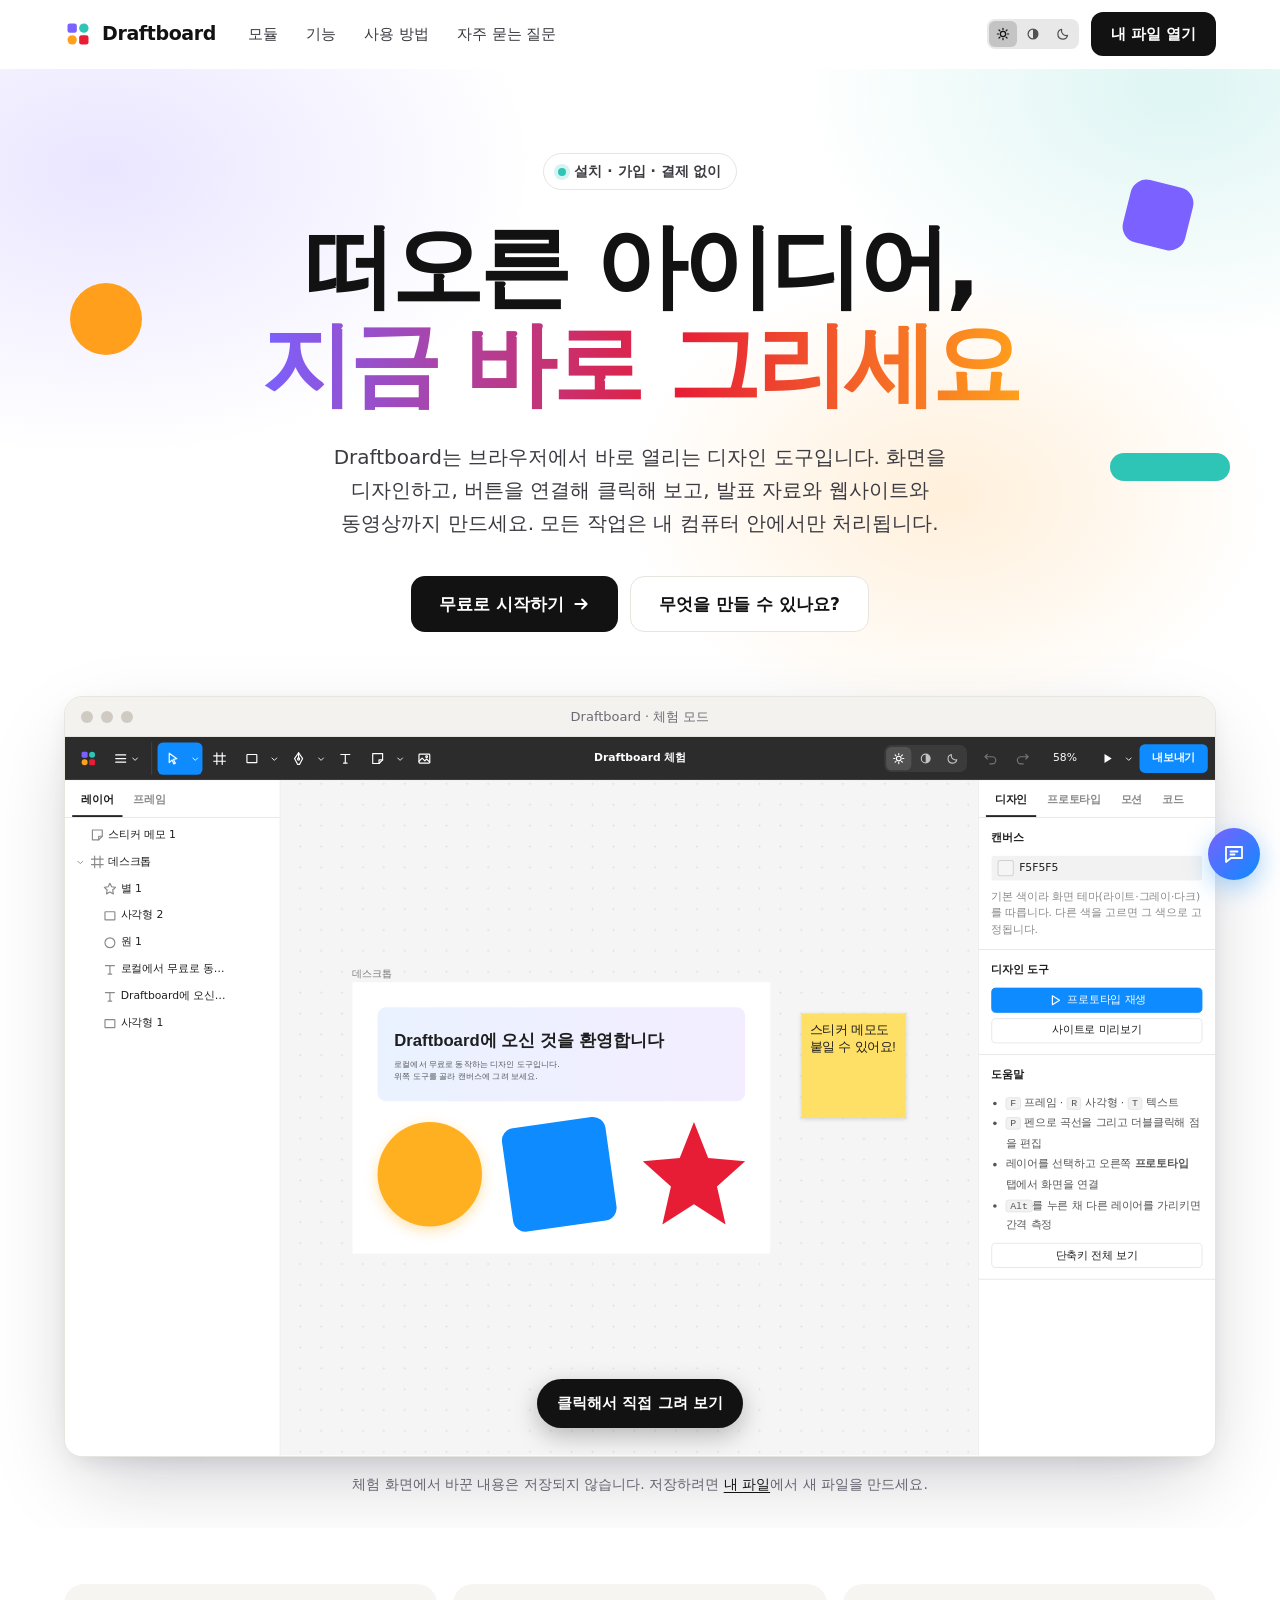
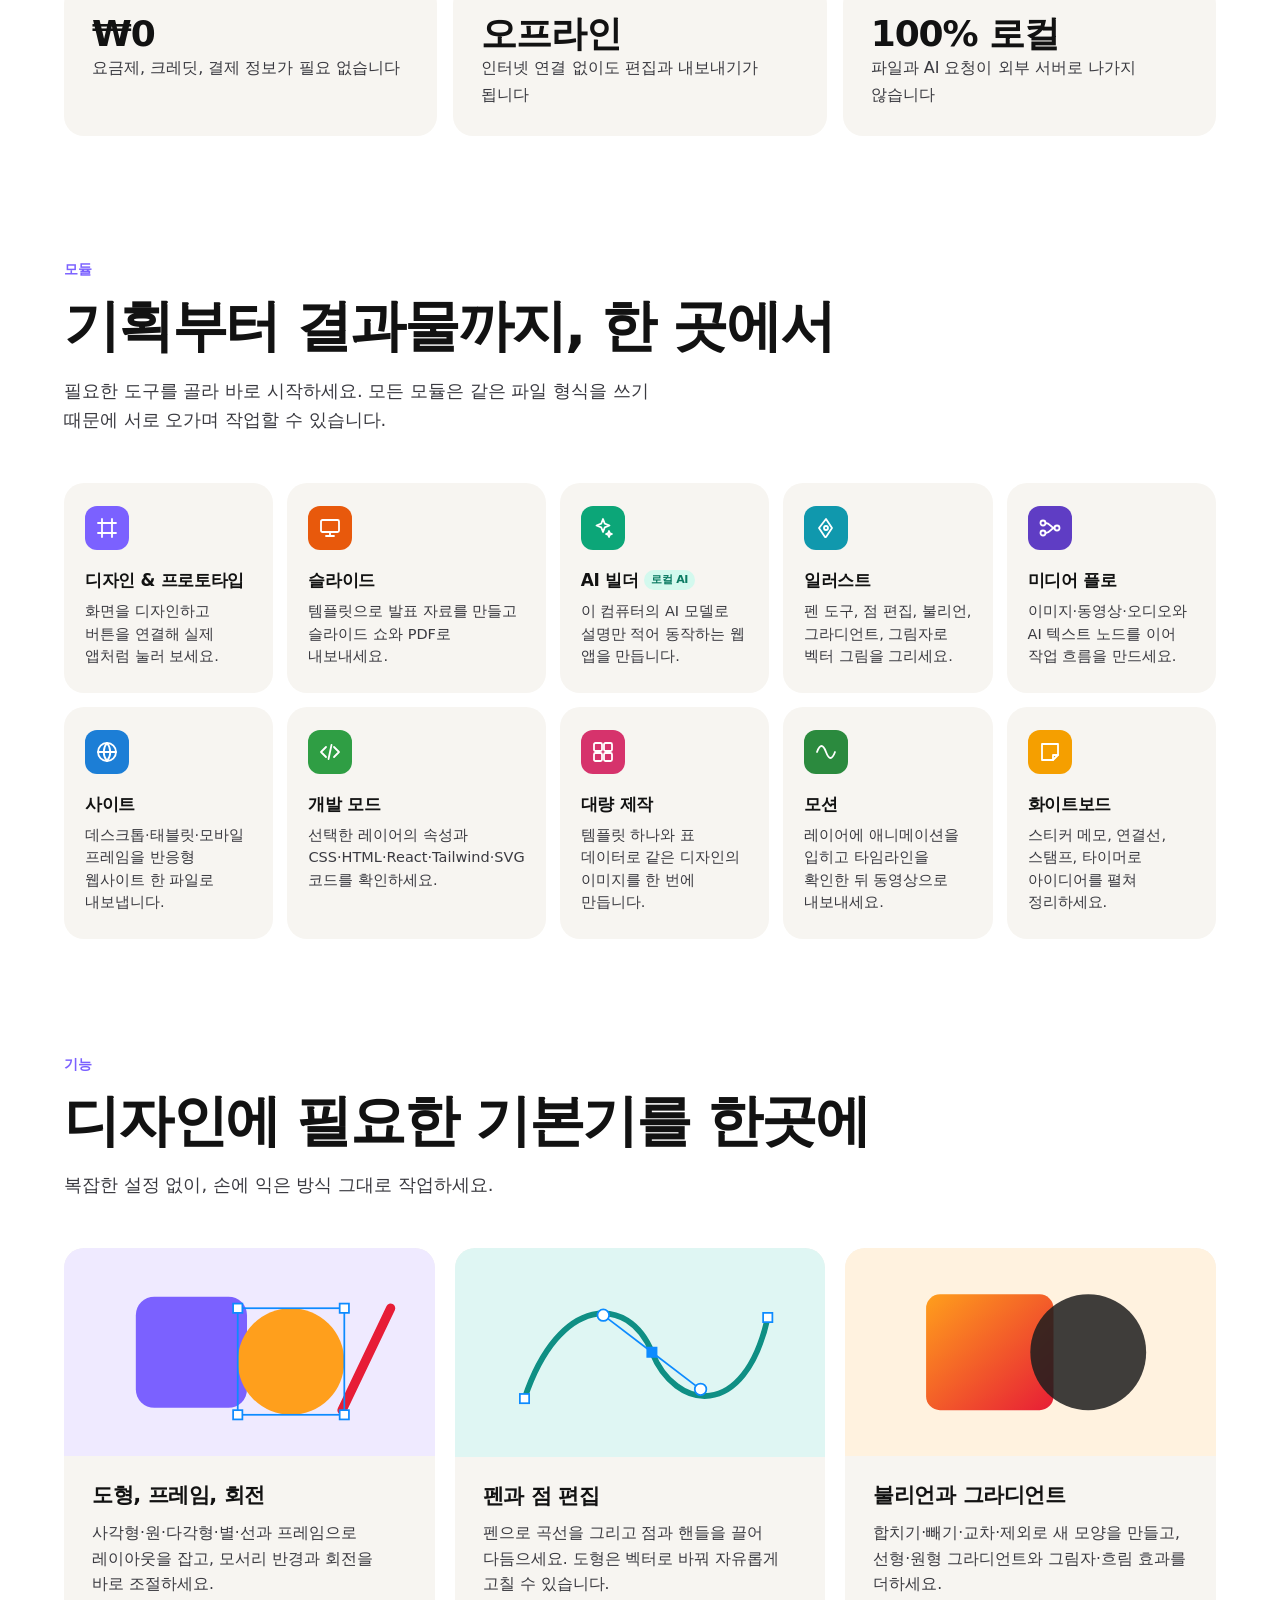
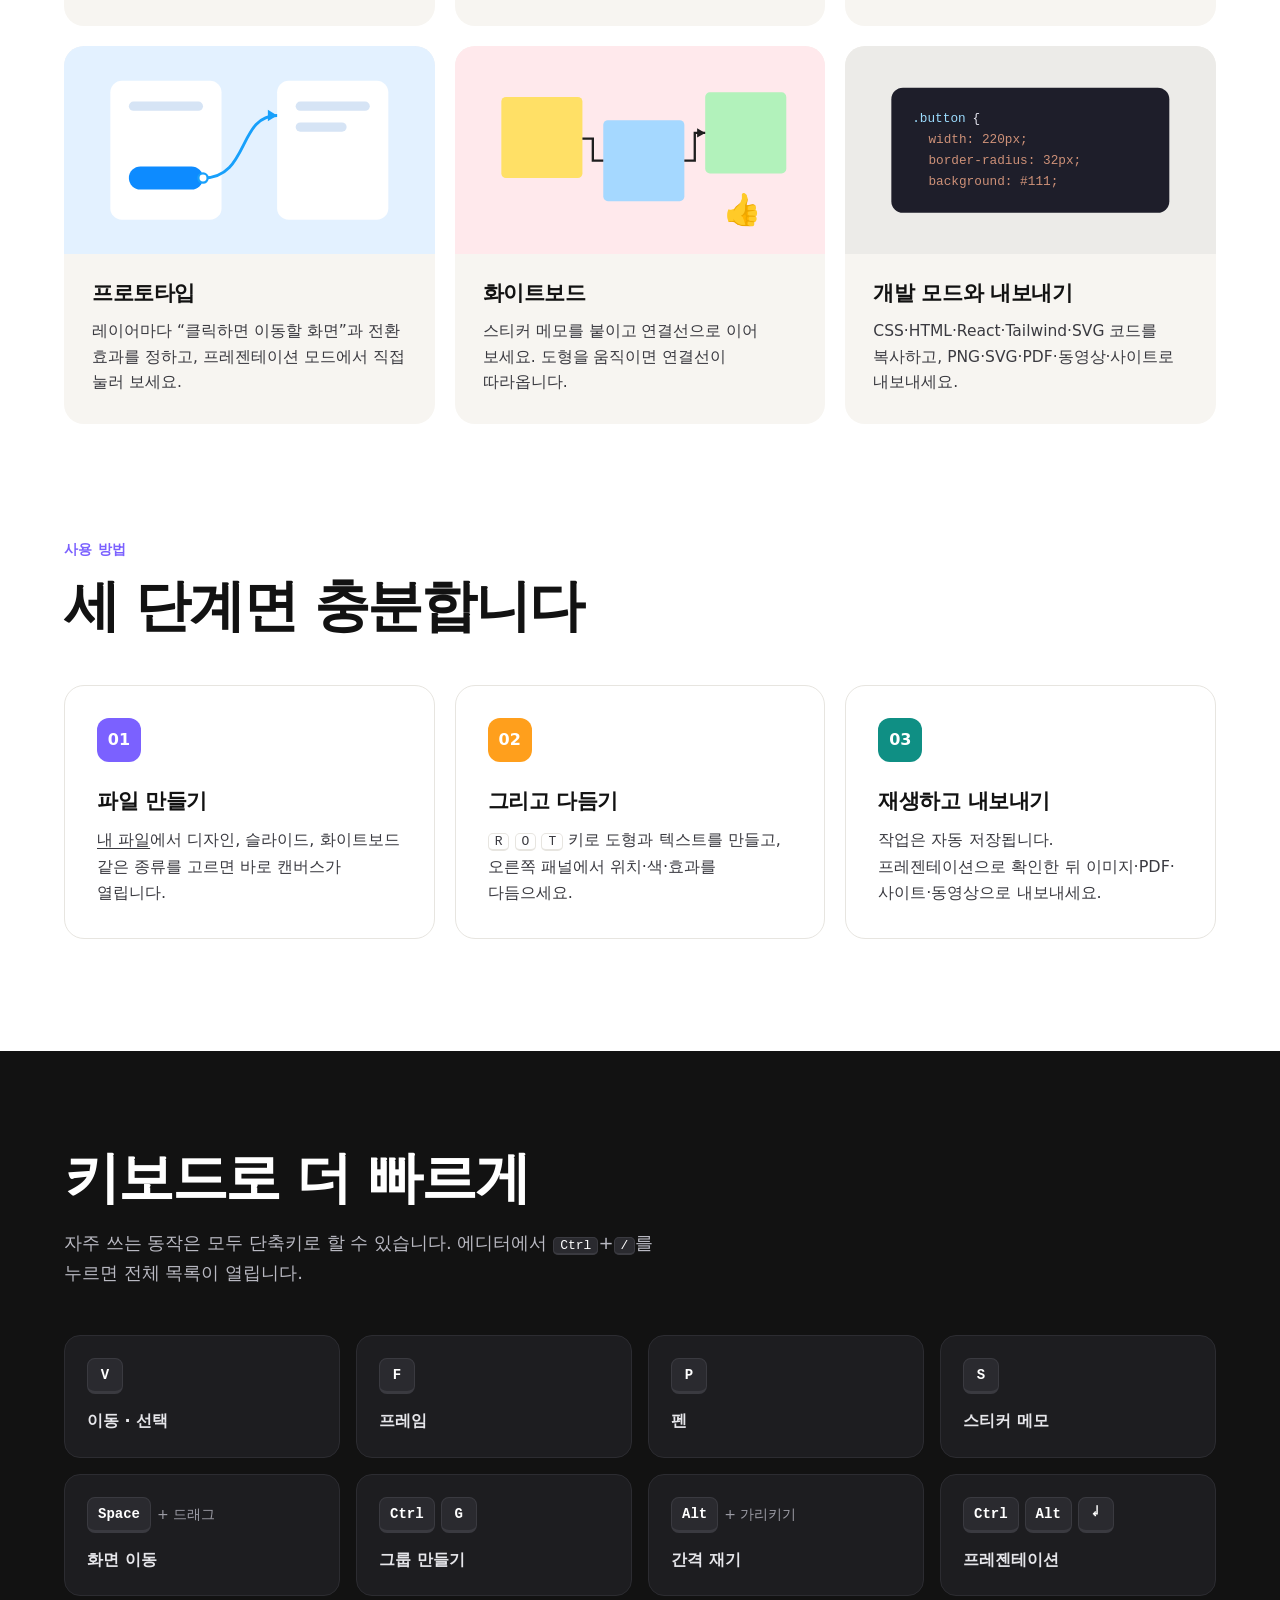
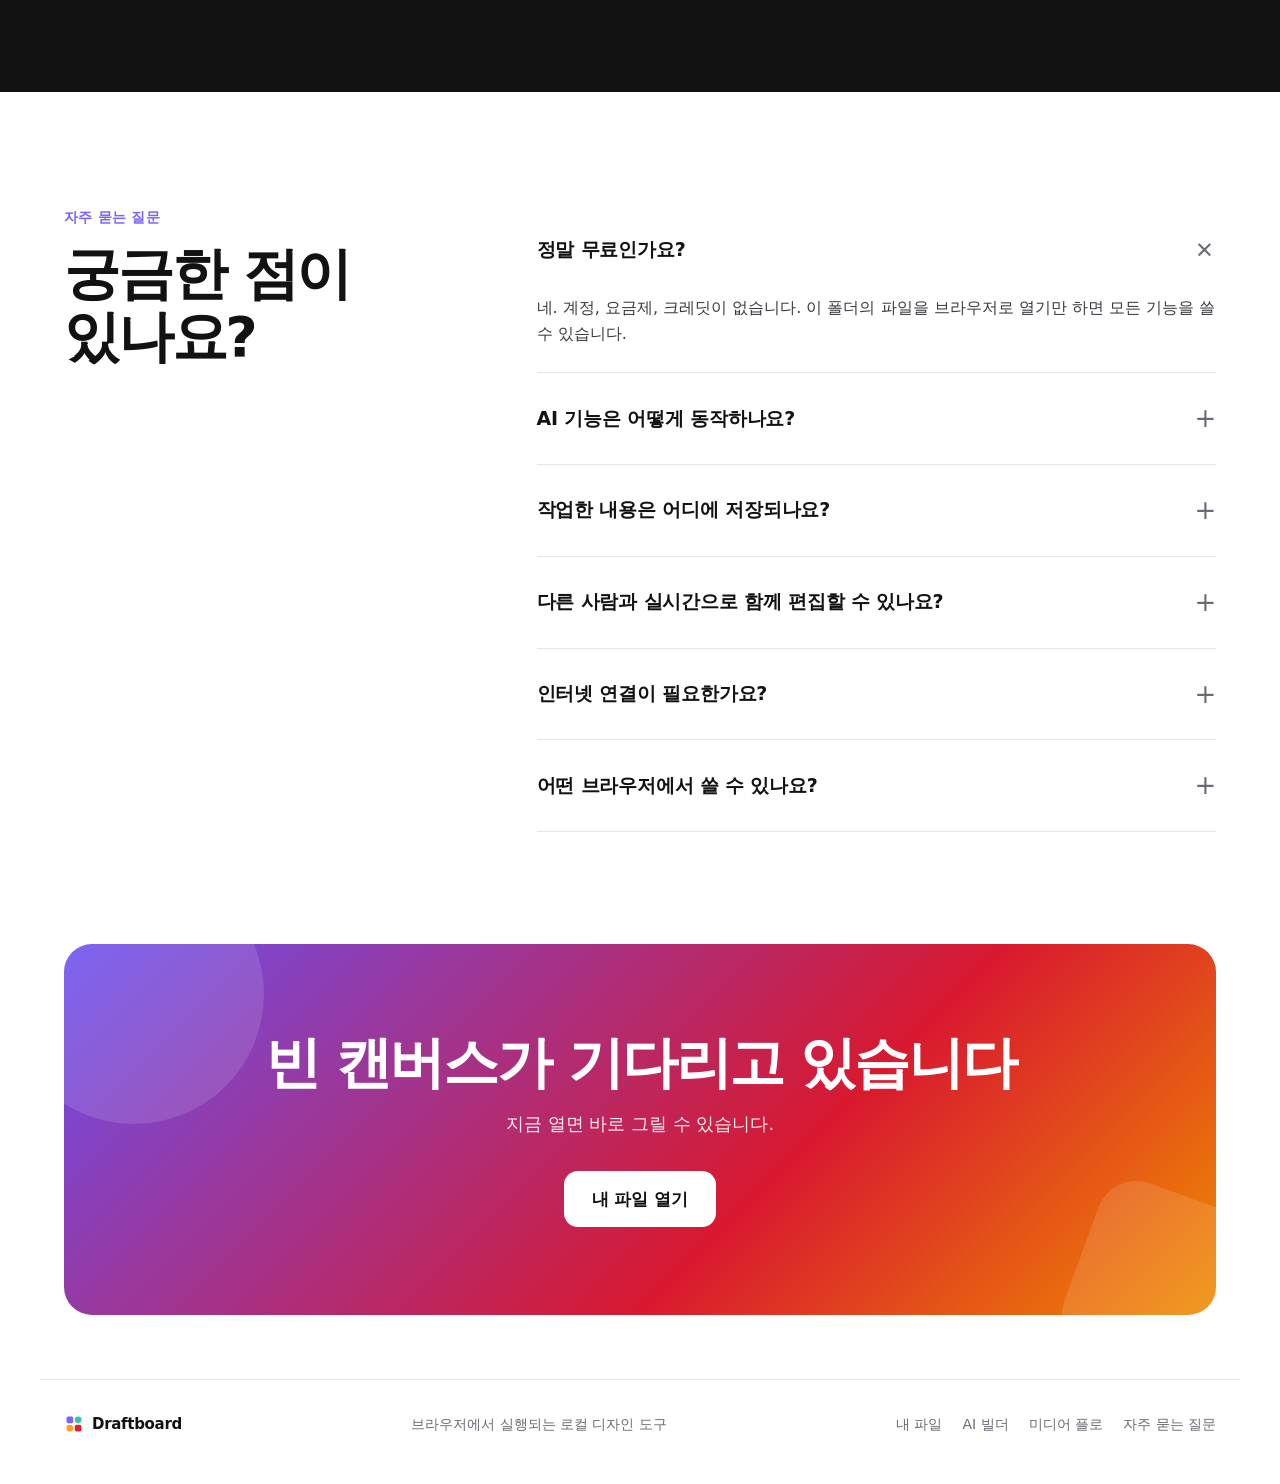
<file: index.html>
<!doctype html>
<html lang="ko">
<head>
  <meta charset="utf-8">
  <meta name="viewport" content="width=device-width, initial-scale=1">
  <title>Draftboard — 설치 없이 바로 쓰는 디자인 도구</title>
  <meta name="description" content="브라우저에서 바로 열리는 로컬 디자인 도구. 디자인, 프로토타입, 슬라이드, 화이트보드, 사이트, 모션, 대량 제작과 로컬 AI 빌더까지 결제 없이 사용하세요.">
  <link rel="icon" href="favicon.svg" type="image/svg+xml">
  <script src="theme.js?v=20261024f"></script>
  <link rel="stylesheet" href="home.css?v=20261024f">
  <script>document.documentElement.classList.add('js');</script>
</head>
<body>
  <header class="nav" id="nav">
    <div class="wrap nav-inner">
      <a class="brand" href="#top" aria-label="Draftboard 홈">
        <svg viewBox="0 0 24 24" width="28" height="28" aria-hidden="true"><rect x="3" y="3" width="8" height="8" rx="2" fill="#7B61FF"/><rect x="13" y="3" width="8" height="8" rx="4" fill="#2EC4B6"/><rect x="3" y="13" width="8" height="8" rx="4" fill="#FF9F1C"/><rect x="13" y="13" width="8" height="8" rx="2" fill="#E71D36"/></svg>
        <span>Draftboard</span>
      </a>
      <nav class="nav-links" aria-label="주요 메뉴">
        <a href="#modules">모듈</a>
        <a href="#features">기능</a>
        <a href="#how">사용 방법</a>
        <a href="#faq">자주 묻는 질문</a>
      </nav>
      <div class="nav-tools">
        <div class="compact" data-theme-switch></div>
        <a class="btn btn-dark" href="files.html">내 파일 열기</a>
      </div>
    </div>
  </header>

  <main id="top">
    <section class="hero">
      <div class="wrap">
        <div class="hero-copy">
          <span class="shape shape-1" aria-hidden="true"></span>
          <span class="shape shape-2" aria-hidden="true"></span>
          <span class="shape shape-3" aria-hidden="true"></span>
          <p class="eyebrow"><span class="dot"></span>설치 · 가입 · 결제 없이</p>
          <h1>떠오른 아이디어,<br><span class="hl">지금 바로 그리세요</span></h1>
          <p class="lead">Draftboard는 브라우저에서 바로 열리는 디자인 도구입니다. 화면을 디자인하고, 버튼을 연결해 클릭해 보고, 발표 자료와 웹사이트와 동영상까지 만드세요. 모든 작업은 내 컴퓨터 안에서만 처리됩니다.</p>
          <div class="cta-row">
            <a class="btn btn-dark btn-lg" href="files.html">무료로 시작하기
              <svg viewBox="0 0 16 16" width="18" height="18" aria-hidden="true"><path d="M3 8h10M9 4l4 4-4 4" fill="none" stroke="currentColor" stroke-width="1.8" stroke-linecap="round" stroke-linejoin="round"/></svg>
            </a>
            <a class="btn btn-ghost btn-lg" href="#modules">무엇을 만들 수 있나요?</a>
          </div>
        </div>
        <div class="demo-wrap">
          <div class="demo" id="demo">
            <div class="demo-bar" aria-hidden="true"><span></span><span></span><span></span><em>Draftboard · 체험 모드</em></div>
            <div class="demo-viewport">
              <iframe src="editor.html?demo" title="Draftboard 에디터 체험" tabindex="-1"></iframe>
              <button class="demo-cover" type="button"><span>클릭해서 직접 그려 보기</span></button>
            </div>
          </div>
          <p class="demo-note">체험 화면에서 바꾼 내용은 저장되지 않습니다. 저장하려면 <a href="files.html">내 파일</a>에서 새 파일을 만드세요.</p>
        </div>
      </div>
    </section>

    <section class="strip">
      <div class="wrap strip-grid">
        <div class="stat reveal"><strong>₩0</strong><span>요금제, 크레딧, 결제 정보가 필요 없습니다</span></div>
        <div class="stat reveal" style="--d:.06s"><strong>오프라인</strong><span>인터넷 연결 없이도 편집과 내보내기가 됩니다</span></div>
        <div class="stat reveal" style="--d:.12s"><strong>100% 로컬</strong><span>파일과 AI 요청이 외부 서버로 나가지 않습니다</span></div>
      </div>
    </section>

    <section class="section" id="modules">
      <div class="wrap">
        <div class="section-head reveal">
          <span class="kicker">모듈</span>
          <h2>기획부터 결과물까지, 한 곳에서</h2>
          <p class="section-sub">필요한 도구를 골라 바로 시작하세요. 모든 모듈은 같은 파일 형식을 쓰기 때문에 서로 오가며 작업할 수 있습니다.</p>
        </div>
        <div class="modules">
          <a class="module reveal" href="editor.html?new=design">
            <span class="m-ic" style="--c:#7B61FF"><svg viewBox="0 0 24 24"><path d="M7 3v18M17 3v18M3 7h18M3 17h18"/></svg></span>
            <b>디자인 &amp; 프로토타입</b><span>화면을 디자인하고 버튼을 연결해 실제 앱처럼 눌러 보세요.</span>
          </a>
          <a class="module reveal" href="editor.html?new=slides" style="--d:.04s">
            <span class="m-ic" style="--c:#E8590C"><svg viewBox="0 0 24 24"><rect x="3" y="4" width="18" height="12" rx="1.5"/><path d="M12 16v4M8 20h8"/></svg></span>
            <b>슬라이드</b><span>템플릿으로 발표 자료를 만들고 슬라이드 쇼와 PDF로 내보내세요.</span>
          </a>
          <a class="module reveal" href="make.html" style="--d:.08s">
            <span class="m-ic" style="--c:#0CA678"><svg viewBox="0 0 24 24"><path d="M12 3l1.8 4.7L18.5 9.5l-4.7 1.8L12 16l-1.8-4.7L5.5 9.5l4.7-1.8z"/><path d="M18 15l.8 2.2L21 18l-2.2.8L18 21l-.8-2.2L15 18l2.2-.8z"/></svg></span>
            <b>AI 빌더 <em class="tag">로컬 AI</em></b><span>이 컴퓨터의 AI 모델로 설명만 적어 동작하는 웹 앱을 만듭니다.</span>
          </a>
          <a class="module reveal" href="editor.html?new=illustration" style="--d:.12s">
            <span class="m-ic" style="--c:#1098AD"><svg viewBox="0 0 24 24"><path d="M12 3l6 9-6 9H11L5 12z"/><circle cx="12" cy="12" r="2"/></svg></span>
            <b>일러스트</b><span>펜 도구, 점 편집, 불리언, 그라디언트, 그림자로 벡터 그림을 그리세요.</span>
          </a>
          <a class="module reveal" href="weave.html" style="--d:.16s">
            <span class="m-ic" style="--c:#5F3DC4"><svg viewBox="0 0 24 24"><circle cx="5" cy="7" r="2.5"/><circle cx="5" cy="17" r="2.5"/><circle cx="19" cy="12" r="2.5"/><path d="M7.5 7c5 0 5 5 9 5M7.5 17c5 0 5-5 9-5"/></svg></span>
            <b>미디어 플로</b><span>이미지·동영상·오디오와 AI 텍스트 노드를 이어 작업 흐름을 만드세요.</span>
          </a>
          <a class="module reveal" href="editor.html?new=site" style="--d:.2s">
            <span class="m-ic" style="--c:#1C7ED6"><svg viewBox="0 0 24 24"><circle cx="12" cy="12" r="9"/><path d="M3 12h18M12 3a14 14 0 010 18M12 3a14 14 0 000 18"/></svg></span>
            <b>사이트</b><span>데스크톱·태블릿·모바일 프레임을 반응형 웹사이트 한 파일로 내보냅니다.</span>
          </a>
          <a class="module reveal" href="editor.html?new=design&amp;sample=ui&amp;panel=code" style="--d:.24s">
            <span class="m-ic" style="--c:#2F9E44"><svg viewBox="0 0 24 24"><path d="M8 7l-5 5 5 5M16 7l5 5-5 5M13.5 5l-3 14"/></svg></span>
            <b>개발 모드</b><span>선택한 레이어의 속성과 CSS·HTML·React·Tailwind·SVG 코드를 확인하세요.</span>
          </a>
          <a class="module reveal" href="editor.html?new=buzz" style="--d:.28s">
            <span class="m-ic" style="--c:#D6336C"><svg viewBox="0 0 24 24"><rect x="3" y="3" width="8" height="8" rx="1.5"/><rect x="13" y="3" width="8" height="8" rx="1.5"/><rect x="3" y="13" width="8" height="8" rx="1.5"/><rect x="13" y="13" width="8" height="8" rx="1.5"/></svg></span>
            <b>대량 제작</b><span>템플릿 하나와 표 데이터로 같은 디자인의 이미지를 한 번에 만듭니다.</span>
          </a>
          <a class="module reveal" href="editor.html?new=motion" style="--d:.32s">
            <span class="m-ic" style="--c:#2B8A3E"><svg viewBox="0 0 24 24"><path d="M3 12c3-8 6-8 9 0s6 8 9 0"/></svg></span>
            <b>모션</b><span>레이어에 애니메이션을 입히고 타임라인을 확인한 뒤 동영상으로 내보내세요.</span>
          </a>
          <a class="module reveal" href="editor.html?new=whiteboard" style="--d:.36s">
            <span class="m-ic" style="--c:#F59F00"><svg viewBox="0 0 24 24"><path d="M4 4h16v11l-5 5H4z"/><path d="M20 15h-5v5"/></svg></span>
            <b>화이트보드</b><span>스티커 메모, 연결선, 스탬프, 타이머로 아이디어를 펼쳐 정리하세요.</span>
          </a>
        </div>
      </div>
    </section>

    <section class="section" id="features">
      <div class="wrap">
        <div class="section-head reveal">
          <span class="kicker">기능</span>
          <h2>디자인에 필요한 기본기를 한곳에</h2>
          <p class="section-sub">복잡한 설정 없이, 손에 익은 방식 그대로 작업하세요.</p>
        </div>
        <div class="features">
          <article class="card reveal">
            <div class="card-art art-purple">
              <svg viewBox="0 0 320 180" aria-hidden="true">
                <rect x="62" y="42" width="96" height="96" rx="16" fill="#7B61FF"/>
                <circle cx="196" cy="98" r="46" fill="#FF9F1C"/>
                <path d="M240 140 L282 52" stroke="#E71D36" stroke-width="8" stroke-linecap="round"/>
                <rect x="150" y="52" width="92" height="92" fill="none" stroke="#0D8BFF" stroke-width="1.5"/>
                <g fill="#fff" stroke="#0D8BFF" stroke-width="1.5"><rect x="146" y="48" width="8" height="8"/><rect x="238" y="48" width="8" height="8"/><rect x="146" y="140" width="8" height="8"/><rect x="238" y="140" width="8" height="8"/></g>
              </svg>
            </div>
            <div class="card-body"><h3>도형, 프레임, 회전</h3><p>사각형·원·다각형·별·선과 프레임으로 레이아웃을 잡고, 모서리 반경과 회전을 바로 조절하세요.</p></div>
          </article>
          <article class="card reveal" style="--d:.06s">
            <div class="card-art art-teal">
              <svg viewBox="0 0 320 180" aria-hidden="true">
                <path d="M60 130 C90 40, 150 40, 170 90 S 250 150, 270 60" fill="none" stroke="#0f8f84" stroke-width="5" stroke-linecap="round"/>
                <line x1="170" y1="90" x2="128" y2="58" stroke="#0D8BFF" stroke-width="1.5"/>
                <line x1="170" y1="90" x2="212" y2="122" stroke="#0D8BFF" stroke-width="1.5"/>
                <circle cx="128" cy="58" r="5" fill="#fff" stroke="#0D8BFF" stroke-width="1.5"/>
                <circle cx="212" cy="122" r="5" fill="#fff" stroke="#0D8BFF" stroke-width="1.5"/>
                <g fill="#fff" stroke="#0D8BFF" stroke-width="1.5"><rect x="56" y="126" width="8" height="8"/><rect x="166" y="86" width="8" height="8" fill="#0D8BFF"/><rect x="266" y="56" width="8" height="8"/></g>
              </svg>
            </div>
            <div class="card-body"><h3>펜과 점 편집</h3><p>펜으로 곡선을 그리고 점과 핸들을 끌어 다듬으세요. 도형은 벡터로 바꿔 자유롭게 고칠 수 있습니다.</p></div>
          </article>
          <article class="card reveal" style="--d:.12s">
            <div class="card-art art-orange">
              <svg viewBox="0 0 320 180" aria-hidden="true">
                <defs><linearGradient id="fg1" x1="0" y1="0" x2="1" y2="1"><stop offset="0" stop-color="#FF9F1C"/><stop offset="1" stop-color="#E71D36"/></linearGradient></defs>
                <rect x="70" y="40" width="110" height="100" rx="12" fill="url(#fg1)"/>
                <circle cx="210" cy="90" r="50" fill="#1E1E1E" fill-opacity=".85"/>
                <path d="M160 52 A50 50 0 0 1 180 128 L180 52 Z" fill="#fff" fill-opacity=".0"/>
              </svg>
            </div>
            <div class="card-body"><h3>불리언과 그라디언트</h3><p>합치기·빼기·교차·제외로 새 모양을 만들고, 선형·원형 그라디언트와 그림자·흐림 효과를 더하세요.</p></div>
          </article>
          <article class="card reveal">
            <div class="card-art art-blue">
              <svg viewBox="0 0 320 180" aria-hidden="true">
                <rect x="40" y="30" width="96" height="120" rx="10" fill="#fff"/>
                <rect x="184" y="30" width="96" height="120" rx="10" fill="#fff"/>
                <rect x="56" y="104" width="64" height="20" rx="10" fill="#0D8BFF"/>
                <path d="M120 114 C160 114, 150 60, 184 60" fill="none" stroke="#18a0fb" stroke-width="2.5"/>
                <circle cx="120" cy="114" r="4" fill="#fff" stroke="#18a0fb" stroke-width="2"/>
                <path d="M184 60 l-8 -5 v10 z" fill="#18a0fb"/>
                <rect x="56" y="48" width="64" height="8" rx="4" fill="#d6e4f5"/><rect x="200" y="48" width="64" height="8" rx="4" fill="#d6e4f5"/><rect x="200" y="66" width="44" height="8" rx="4" fill="#d6e4f5"/>
              </svg>
            </div>
            <div class="card-body"><h3>프로토타입</h3><p>레이어마다 “클릭하면 이동할 화면”과 전환 효과를 정하고, 프레젠테이션 모드에서 직접 눌러 보세요.</p></div>
          </article>
          <article class="card reveal" style="--d:.06s">
            <div class="card-art art-red">
              <svg viewBox="0 0 320 180" aria-hidden="true">
                <rect x="40" y="44" width="70" height="70" rx="4" fill="#FFE066"/>
                <rect x="128" y="64" width="70" height="70" rx="4" fill="#A5D8FF"/>
                <rect x="216" y="40" width="70" height="70" rx="4" fill="#B2F2BB"/>
                <path d="M110 80 H119 V99 H128" fill="none" stroke="#1E1E1E" stroke-width="2"/>
                <path d="M198 99 H207 V75 H216" fill="none" stroke="#1E1E1E" stroke-width="2"/>
                <path d="M216 75 l-7 -4 v8 z" fill="#1E1E1E"/>
                <text x="232" y="150" font-size="26">👍</text>
              </svg>
            </div>
            <div class="card-body"><h3>화이트보드</h3><p>스티커 메모를 붙이고 연결선으로 이어 보세요. 도형을 움직이면 연결선이 따라옵니다.</p></div>
          </article>
          <article class="card reveal" style="--d:.12s">
            <div class="card-art art-ink">
              <svg viewBox="0 0 320 180" aria-hidden="true">
                <rect x="40" y="36" width="240" height="108" rx="10" fill="#1e1e2a"/>
                <g font-family="Consolas, monospace" font-size="11">
                  <text x="58" y="66" fill="#9cdcfe">.button</text><text x="110" y="66" fill="#e6e6f0">{</text>
                  <text x="72" y="84" fill="#ce9178">width: 220px;</text>
                  <text x="72" y="102" fill="#ce9178">border-radius: 32px;</text>
                  <text x="72" y="120" fill="#ce9178">background: #111;</text>
                </g>
              </svg>
            </div>
            <div class="card-body"><h3>개발 모드와 내보내기</h3><p>CSS·HTML·React·Tailwind·SVG 코드를 복사하고, PNG·SVG·PDF·동영상·사이트로 내보내세요.</p></div>
          </article>
        </div>
      </div>
    </section>

    <section class="section" id="how">
      <div class="wrap">
        <div class="section-head reveal">
          <span class="kicker">사용 방법</span>
          <h2>세 단계면 충분합니다</h2>
        </div>
        <ol class="steps">
          <li class="step reveal"><span class="step-num" style="background:#7B61FF">01</span><h3>파일 만들기</h3><p><a href="files.html">내 파일</a>에서 디자인, 슬라이드, 화이트보드 같은 종류를 고르면 바로 캔버스가 열립니다.</p></li>
          <li class="step reveal" style="--d:.06s"><span class="step-num" style="background:#FF9F1C">02</span><h3>그리고 다듬기</h3><p><kbd>R</kbd> <kbd>O</kbd> <kbd>T</kbd> 키로 도형과 텍스트를 만들고, 오른쪽 패널에서 위치·색·효과를 다듬으세요.</p></li>
          <li class="step reveal" style="--d:.12s"><span class="step-num" style="background:#0f8f84">03</span><h3>재생하고 내보내기</h3><p>작업은 자동 저장됩니다. 프레젠테이션으로 확인한 뒤 이미지·PDF·사이트·동영상으로 내보내세요.</p></li>
        </ol>
      </div>
    </section>

    <section class="keys-band">
      <div class="wrap">
        <div class="reveal">
          <h2>키보드로 더 빠르게</h2>
          <p class="section-sub">자주 쓰는 동작은 모두 단축키로 할 수 있습니다. 에디터에서 <kbd>Ctrl</kbd>+<kbd>/</kbd>를 누르면 전체 목록이 열립니다.</p>
        </div>
        <div class="keys">
          <div class="key-item reveal"><div class="key-combo"><span class="cap">V</span></div><span class="label">이동 · 선택</span></div>
          <div class="key-item reveal" style="--d:.04s"><div class="key-combo"><span class="cap">F</span></div><span class="label">프레임</span></div>
          <div class="key-item reveal" style="--d:.08s"><div class="key-combo"><span class="cap">P</span></div><span class="label">펜</span></div>
          <div class="key-item reveal" style="--d:.12s"><div class="key-combo"><span class="cap">S</span></div><span class="label">스티커 메모</span></div>
          <div class="key-item reveal"><div class="key-combo"><span class="cap">Space</span>+ 드래그</div><span class="label">화면 이동</span></div>
          <div class="key-item reveal" style="--d:.04s"><div class="key-combo"><span class="cap">Ctrl</span><span class="cap">G</span></div><span class="label">그룹 만들기</span></div>
          <div class="key-item reveal" style="--d:.08s"><div class="key-combo"><span class="cap">Alt</span>+ 가리키기</div><span class="label">간격 재기</span></div>
          <div class="key-item reveal" style="--d:.12s"><div class="key-combo"><span class="cap">Ctrl</span><span class="cap">Alt</span><span class="cap">↵</span></div><span class="label">프레젠테이션</span></div>
        </div>
      </div>
    </section>

    <section class="section" id="faq">
      <div class="wrap faq-layout">
        <div class="section-head reveal">
          <span class="kicker">자주 묻는 질문</span>
          <h2>궁금한 점이 있나요?</h2>
        </div>
        <div class="faq reveal">
          <details open><summary>정말 무료인가요?</summary><p>네. 계정, 요금제, 크레딧이 없습니다. 이 폴더의 파일을 브라우저로 열기만 하면 모든 기능을 쓸 수 있습니다.</p></details>
          <details><summary>AI 기능은 어떻게 동작하나요?</summary><p>AI 빌더와 미디어 플로의 AI 노드는 이 컴퓨터에서 실행되는 Ollama 모델(예: qwen2.5)을 사용합니다. 유료 API나 인터넷 연결이 필요 없고, 요청 내용이 밖으로 나가지 않습니다. 이미지·동영상을 새로 그려 내는 생성형 AI는 포함되어 있지 않습니다.</p></details>
          <details><summary>작업한 내용은 어디에 저장되나요?</summary><p>브라우저의 저장소(IndexedDB)에 파일별로 자동 저장됩니다. 브라우저 데이터를 지우면 함께 사라지니, 중요한 파일은 메뉴에서 JSON 파일로 내려받아 두세요. 저장 공간은 브라우저와 접속 주소마다 따로입니다.</p></details>
          <details><summary>다른 사람과 실시간으로 함께 편집할 수 있나요?</summary><p>실시간 공동 편집은 지원하지 않습니다. JSON 파일을 전달하면 상대방이 파일 목록의 ‘가져오기’로 이어서 작업할 수 있습니다.</p></details>
          <details><summary>인터넷 연결이 필요한가요?</summary><p>아니요. 외부 서버나 CDN을 쓰지 않아 오프라인에서도 편집과 내보내기가 됩니다. AI 기능은 이 컴퓨터의 Ollama만 있으면 됩니다.</p></details>
          <details><summary>어떤 브라우저에서 쓸 수 있나요?</summary><p>최신 Chrome과 Edge를 기준으로 만들었습니다. 마우스와 키보드가 있는 데스크톱 환경을 권장합니다.</p></details>
        </div>
      </div>
    </section>

    <section class="cta-band">
      <div class="wrap">
        <div class="cta-box reveal">
          <span class="cta-shape c1" aria-hidden="true"></span>
          <span class="cta-shape c2" aria-hidden="true"></span>
          <h2>빈 캔버스가 기다리고 있습니다</h2>
          <p>지금 열면 바로 그릴 수 있습니다.</p>
          <a class="btn btn-light btn-lg" href="files.html">내 파일 열기</a>
        </div>
      </div>
    </section>
  </main>

  <footer class="footer">
    <div class="wrap footer-inner">
      <div class="brand small">
        <svg viewBox="0 0 24 24" width="20" height="20" aria-hidden="true"><rect x="3" y="3" width="8" height="8" rx="2" fill="#7B61FF"/><rect x="13" y="3" width="8" height="8" rx="4" fill="#2EC4B6"/><rect x="3" y="13" width="8" height="8" rx="4" fill="#FF9F1C"/><rect x="13" y="13" width="8" height="8" rx="2" fill="#E71D36"/></svg>
        <span>Draftboard</span>
      </div>
      <p>브라우저에서 실행되는 로컬 디자인 도구</p>
      <nav class="footer-links" aria-label="바닥글 메뉴">
        <a href="files.html">내 파일</a><a href="make.html">AI 빌더</a><a href="weave.html">미디어 플로</a><a href="#faq">자주 묻는 질문</a>
      </nav>
    </div>
  </footer>
  <script src="home.js?v=20261024f"></script>
  <script src="ai.js?v=20261024f"></script>
  <script src="chat.js?v=20261024f"></script>
</body>
</html>
</file>
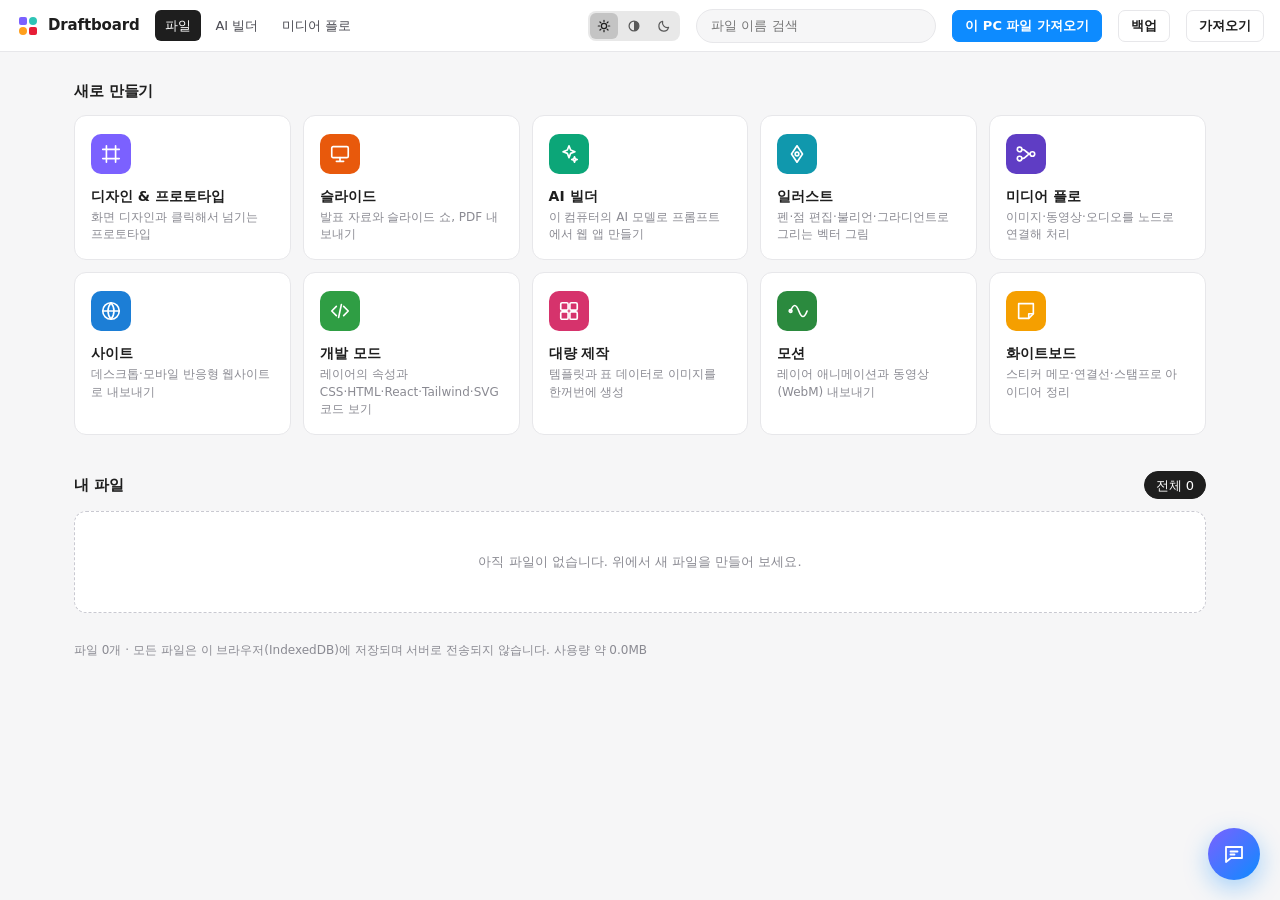
<file: editor.html>
<!doctype html>
<html lang="ko">
<head>
  <meta charset="utf-8">
  <meta name="viewport" content="width=device-width, initial-scale=1">
  <title>Draftboard</title>
  <link rel="icon" href="favicon.svg" type="image/svg+xml">
  <script src="theme.js?v=20261024f"></script>
  <link rel="stylesheet" href="styles.css?v=20261024f">
</head>
<body>
  <header id="topbar">
    <div class="tb-left">
      <a id="home-btn" class="tb-btn home" href="index.html" title="홈으로" aria-label="홈으로">
        <svg viewBox="0 0 24 24" width="20" height="20" aria-hidden="true"><rect x="3" y="3" width="8" height="8" rx="2" fill="#7B61FF"/><rect x="13" y="3" width="8" height="8" rx="4" fill="#2EC4B6"/><rect x="3" y="13" width="8" height="8" rx="4" fill="#FF9F1C"/><rect x="13" y="13" width="8" height="8" rx="2" fill="#E71D36"/></svg>
      </a>
      <button id="menu-btn" class="tb-btn menu" title="메뉴" aria-label="메뉴" data-dd-owner>
        <svg viewBox="0 0 16 16" width="16" height="16" aria-hidden="true"><path d="M2.5 4h11M2.5 8h11M2.5 12h11" stroke="currentColor" stroke-width="1.4" stroke-linecap="round"/></svg>
        <svg viewBox="0 0 8 8" width="8" height="8" aria-hidden="true"><path d="M1 3l3 3 3-3" stroke="currentColor" fill="none"/></svg>
      </button>
      <div id="tools" class="tools"></div>
    </div>
    <div class="tb-center">
      <span id="kind-badge" class="kind-badge"></span>
      <input id="doc-name" spellcheck="false" autocomplete="off" title="파일 이름">
      <span id="save-state" class="save-state"></span>
    </div>
    <div class="tb-right">
      <div class="tb-theme compact" data-theme-switch></div>
      <button id="timer" class="timer-chip" hidden title="클릭하면 타이머를 끕니다"></button>
      <button id="undo-btn" class="tb-btn" title="실행 취소 (Ctrl+Z)"><svg viewBox="0 0 16 16" width="16" height="16"><path d="M5 3L2 6l3 3M2 6h8a4 4 0 010 8H7" stroke="currentColor" fill="none" stroke-width="1.3"/></svg></button>
      <button id="redo-btn" class="tb-btn" title="다시 실행 (Ctrl+Shift+Z)"><svg viewBox="0 0 16 16" width="16" height="16"><path d="M11 3l3 3-3 3M14 6H6a4 4 0 000 8h3" stroke="currentColor" fill="none" stroke-width="1.3"/></svg></button>
      <button id="zoom-btn" class="tb-btn zoom" data-dd-owner title="확대/축소">100%</button>
      <div class="split">
        <button id="play-btn" class="tb-btn" title="재생 (Ctrl+Alt+Enter)"><svg viewBox="0 0 16 16" width="16" height="16"><path d="M5 3l8 5-8 5z" fill="currentColor"/></svg></button>
        <button id="play-caret" class="tb-btn caret" data-dd-owner title="재생 방법"><svg viewBox="0 0 8 8" width="8" height="8"><path d="M1 3l3 3 3-3" stroke="currentColor" fill="none"/></svg></button>
      </div>
      <button id="export-btn" class="tb-primary" data-dd-owner>내보내기</button>
    </div>
  </header>

  <main id="app">
    <aside id="left" class="panel">
      <div class="tabs" id="left-tabs"></div>
      <div id="left-body" class="panel-body"></div>
    </aside>
    <section id="stage" data-tool="select">
      <svg id="canvas" xmlns="http://www.w3.org/2000/svg">
        <g id="world"></g>
        <g id="overlay"></g>
      </svg>
      <textarea id="text-editor" spellcheck="false"></textarea>
      <div id="stamp-palette" class="stamp-palette" hidden></div>
    </section>
    <aside id="right" class="panel">
      <div class="tabs" id="right-tabs"></div>
      <div id="props" class="panel-body"></div>
    </aside>
  </main>

  <div id="dropdown" class="dropdown" hidden></div>
  <div id="toast" role="status"></div>
  <input type="file" id="file-input" accept=".json,application/json" hidden>
  <input type="file" id="image-input" accept="image/*" multiple hidden>
  <div id="print-root"></div>

  <script src="scene.js?v=20261024f"></script>
  <script src="motion.js?v=20261024f"></script>
  <script src="codegen.js?v=20261024f"></script>
  <script src="store.js?v=20261024f"></script>
  <script src="zip.js?v=20261024f"></script>
  <script src="editor-core.js?v=20261024f"></script>
  <script src="editor-input.js?v=20261024f"></script>
  <script src="editor-panels.js?v=20261024f"></script>
  <script src="editor-present.js?v=20261024f"></script>
  <script src="editor-extra.js?v=20261024f"></script>
  <script src="ai.js?v=20261024f"></script>
  <script src="chat.js?v=20261024f"></script>
</body>
</html>
</file>
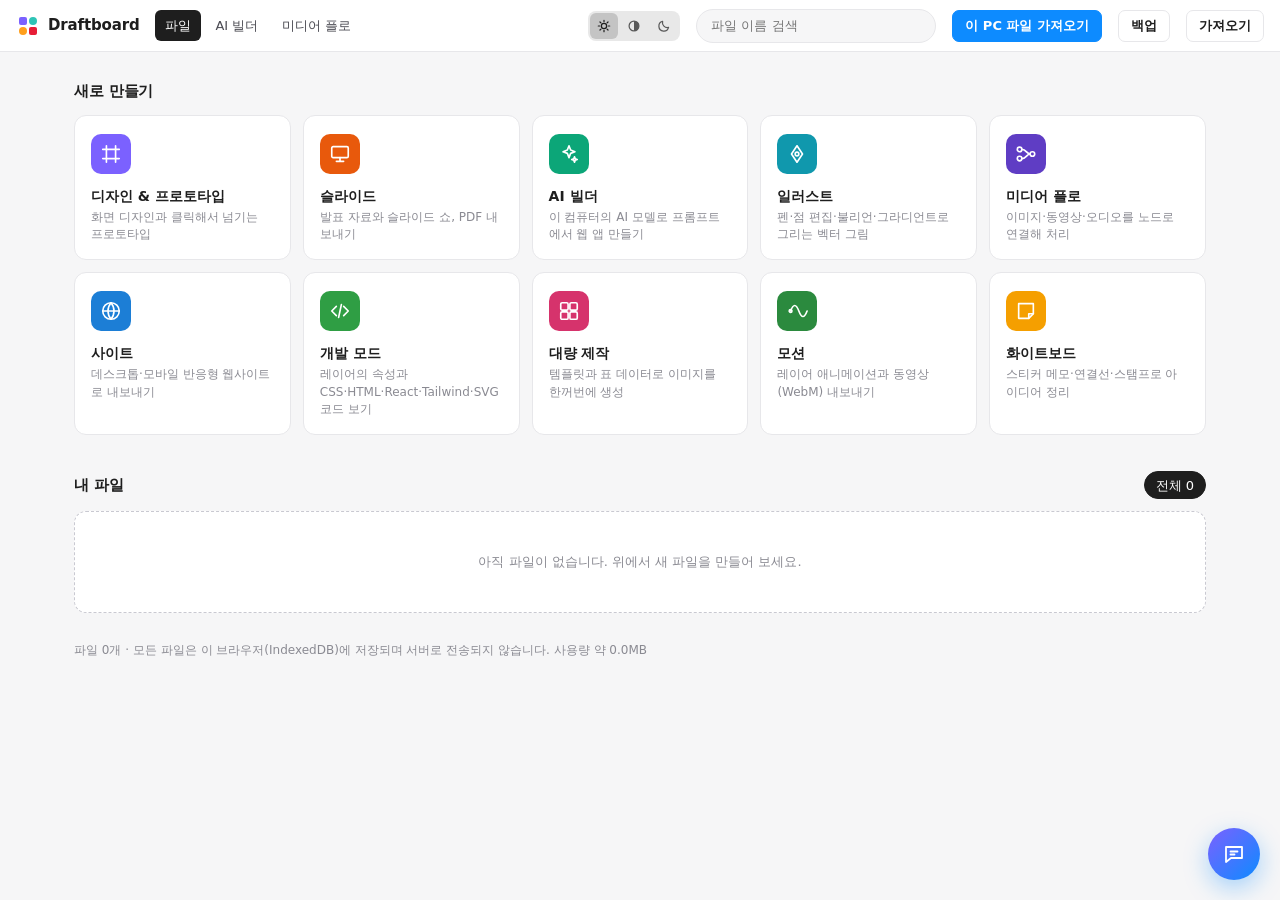
<file: files.html>
<!doctype html>
<html lang="ko">
<head>
  <meta charset="utf-8">
  <meta name="viewport" content="width=device-width, initial-scale=1">
  <title>내 파일 – Draftboard</title>
  <link rel="icon" href="favicon.svg" type="image/svg+xml">
  <script src="theme.js?v=20261024f"></script>
  <link rel="stylesheet" href="ui.css?v=20261024f">
</head>
<body>
  <header class="appbar">
    <a class="brand" href="index.html">
      <svg viewBox="0 0 24 24" width="24" height="24" aria-hidden="true"><rect x="3" y="3" width="8" height="8" rx="2" fill="#7B61FF"/><rect x="13" y="3" width="8" height="8" rx="4" fill="#2EC4B6"/><rect x="3" y="13" width="8" height="8" rx="4" fill="#FF9F1C"/><rect x="13" y="13" width="8" height="8" rx="2" fill="#E71D36"/></svg>
      Draftboard
    </a>
    <nav class="appnav" aria-label="도구">
      <a href="files.html" class="on">파일</a>
      <a href="make.html">AI 빌더</a>
      <a href="weave.html">미디어 플로</a>
    </nav>
    <div class="spacer"></div>
    <div class="compact" data-theme-switch></div>
    <input id="search" class="search" type="search" placeholder="파일 이름 검색" aria-label="파일 검색">
    <button id="pull-btn" class="btn primary" hidden title="이 PC의 로컬 서버(127.0.0.1:8080)에서 만든 파일을 가져옵니다">이 PC 파일 가져오기</button>
    <button id="backup-btn" class="btn" title="모든 파일을 백업 파일 하나로 내려받기">백업</button>
    <button id="import-btn" class="btn" title="파일(JSON)이나 백업 파일 가져오기">가져오기</button>
  </header>

  <main class="files-main">
    <section>
      <h2 class="h2">새로 만들기</h2>
      <div class="new-grid" id="new-grid"></div>
    </section>
    <section>
      <div class="row-head">
        <h2 class="h2">내 파일</h2>
        <div class="filters" id="filters"></div>
      </div>
      <div class="file-grid" id="file-grid"></div>
    </section>
    <p class="storage" id="storage"></p>
  </main>

  <div id="dropdown" class="dropdown" hidden></div>
  <div id="toast" role="status"></div>
  <input type="file" id="import-input" accept=".json,application/json" hidden>
  <script src="store.js?v=20261024f"></script>
  <script src="files.js?v=20261024f"></script>
  <script src="ai.js?v=20261024f"></script>
  <script src="chat.js?v=20261024f"></script>
</body>
</html>
</file>
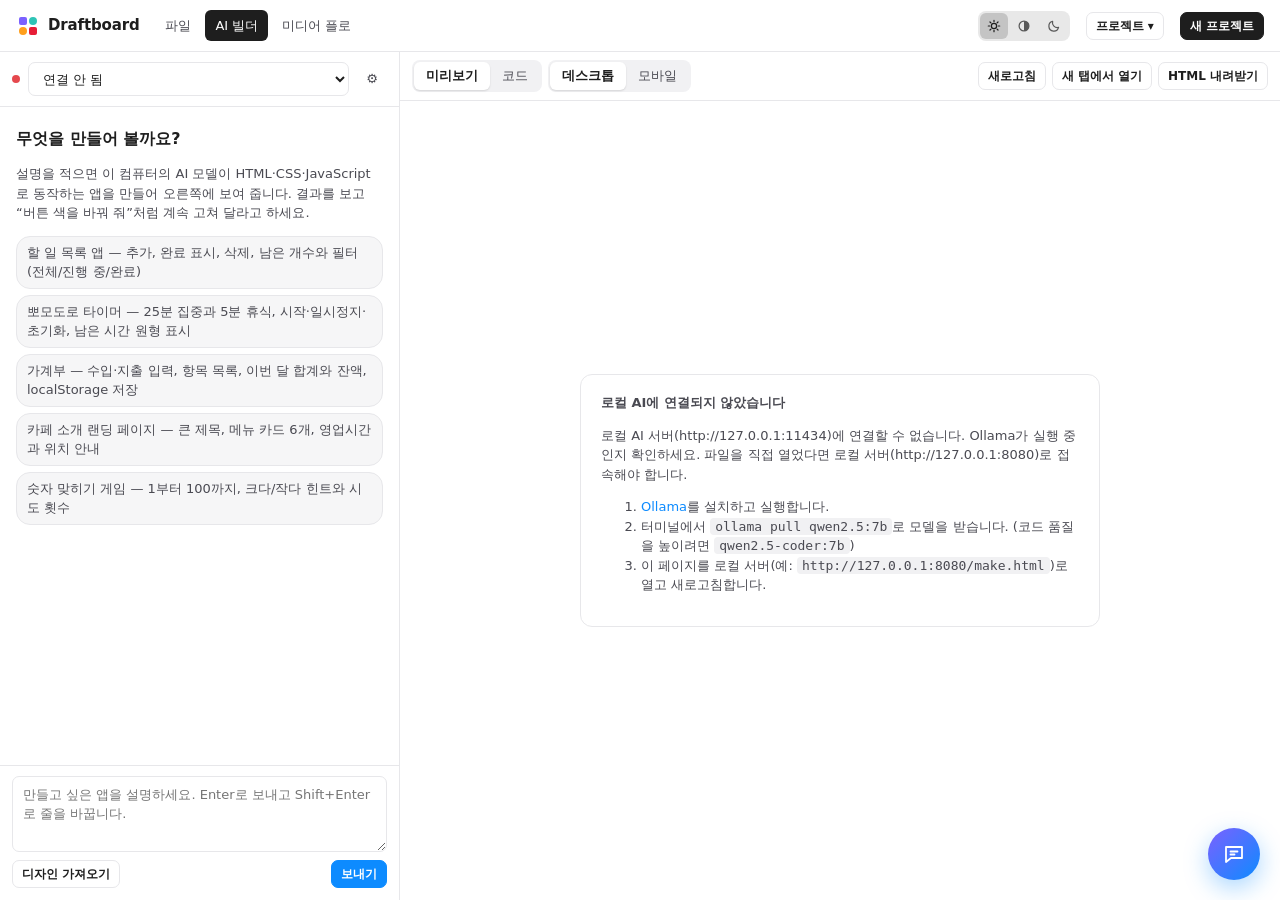
<file: make.html>
<!doctype html>
<html lang="ko">
<head>
  <meta charset="utf-8">
  <meta name="viewport" content="width=device-width, initial-scale=1">
  <title>AI 빌더 – Draftboard</title>
  <link rel="icon" href="favicon.svg" type="image/svg+xml">
  <script src="theme.js?v=20261024f"></script>
  <link rel="stylesheet" href="ui.css?v=20261024f">
</head>
<body class="make-page">
  <header class="appbar">
    <a class="brand" href="index.html">
      <svg viewBox="0 0 24 24" width="24" height="24" aria-hidden="true"><rect x="3" y="3" width="8" height="8" rx="2" fill="#7B61FF"/><rect x="13" y="3" width="8" height="8" rx="4" fill="#2EC4B6"/><rect x="3" y="13" width="8" height="8" rx="4" fill="#FF9F1C"/><rect x="13" y="13" width="8" height="8" rx="2" fill="#E71D36"/></svg>
      Draftboard
    </a>
    <nav class="appnav" aria-label="도구">
      <a href="files.html">파일</a>
      <a href="make.html" class="on">AI 빌더</a>
      <a href="weave.html">미디어 플로</a>
    </nav>
    <div class="spacer"></div>
    <div class="compact" data-theme-switch></div>
    <button class="btn sm" id="projects-btn" title="프로젝트 목록">프로젝트 ▾</button>
    <button class="btn sm dark" id="new-btn">새 프로젝트</button>
  </header>

  <div class="make">
    <section class="chat" aria-label="대화">
      <div class="chat-head">
        <span class="status-dot" id="status" title="로컬 AI 연결 상태"></span>
        <select class="input" id="model" aria-label="AI 모델"><option>모델 확인 중…</option></select>
        <button class="icon-btn" id="settings" title="AI 연결 설정">⚙</button>
      </div>
      <div class="log" id="log"></div>
      <form class="composer" id="composer">
        <textarea class="input" id="prompt" rows="3" placeholder="만들고 싶은 앱을 설명하세요. Enter로 보내고 Shift+Enter로 줄을 바꿉니다."></textarea>
        <div class="row">
          <button type="button" class="btn sm" id="import-design" title="Draftboard 파일의 프레임을 코드로 가져오기">디자인 가져오기</button>
          <span class="spacer"></span>
          <button type="button" class="btn sm" id="stop" hidden>중지</button>
          <button type="submit" class="btn sm primary" id="send">보내기</button>
        </div>
      </form>
    </section>
    <section class="preview" aria-label="결과">
      <div class="preview-bar">
        <div class="seg" id="views"><button data-view="preview" class="on">미리보기</button><button data-view="code">코드</button></div>
        <div class="seg" id="devices"><button data-device="desktop" class="on">데스크톱</button><button data-device="mobile">모바일</button></div>
        <span class="spacer"></span>
        <button class="btn sm" id="reload" title="미리보기 다시 실행">새로고침</button>
        <button class="btn sm" id="open-tab">새 탭에서 열기</button>
        <button class="btn sm" id="download">HTML 내려받기</button>
      </div>
      <div class="viewport" id="viewport">
        <iframe id="frame" sandbox="allow-scripts allow-forms allow-modals allow-popups" title="앱 미리보기"></iframe>
        <textarea class="code-edit" id="code" spellcheck="false" hidden aria-label="코드"></textarea>
        <div class="empty-preview" id="empty"></div>
      </div>
    </section>
  </div>

  <div id="dropdown" class="dropdown" hidden></div>
  <div id="toast" role="status"></div>
  <script src="scene.js?v=20261024f"></script>
  <script src="motion.js?v=20261024f"></script>
  <script src="codegen.js?v=20261024f"></script>
  <script src="store.js?v=20261024f"></script>
  <script src="ai.js?v=20261024f"></script>
  <script src="make.js?v=20261024f"></script>
  <script src="chat.js?v=20261024f"></script>
</body>
</html>
</file>
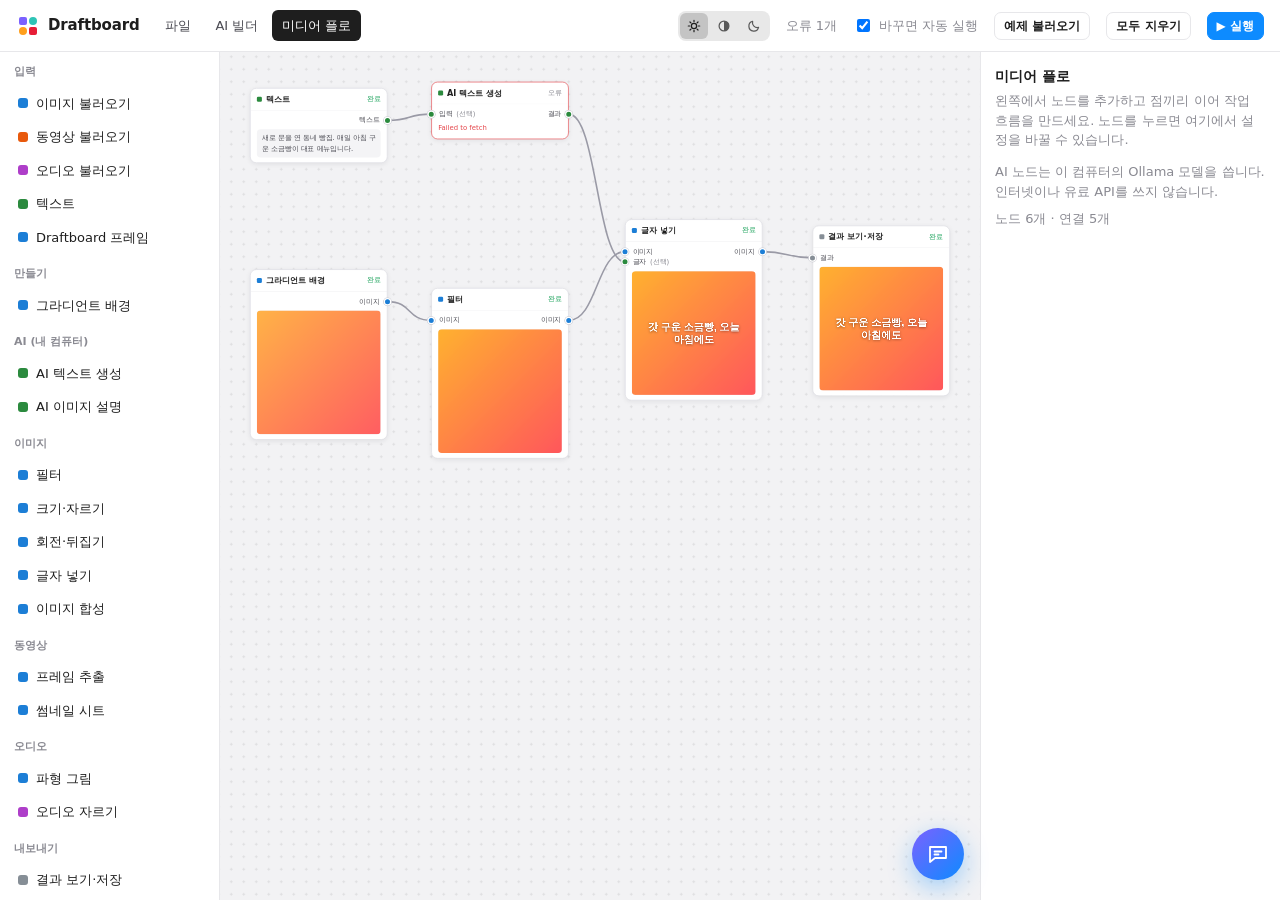
<file: weave.html>
<!doctype html>
<html lang="ko">
<head>
  <meta charset="utf-8">
  <meta name="viewport" content="width=device-width, initial-scale=1">
  <title>미디어 플로 – Draftboard</title>
  <link rel="icon" href="favicon.svg" type="image/svg+xml">
  <script src="theme.js?v=20261024f"></script>
  <link rel="stylesheet" href="ui.css?v=20261024f">
</head>
<body class="weave-page">
  <header class="appbar">
    <a class="brand" href="index.html">
      <svg viewBox="0 0 24 24" width="24" height="24" aria-hidden="true"><rect x="3" y="3" width="8" height="8" rx="2" fill="#7B61FF"/><rect x="13" y="3" width="8" height="8" rx="4" fill="#2EC4B6"/><rect x="3" y="13" width="8" height="8" rx="4" fill="#FF9F1C"/><rect x="13" y="13" width="8" height="8" rx="2" fill="#E71D36"/></svg>
      Draftboard
    </a>
    <nav class="appnav" aria-label="도구">
      <a href="files.html">파일</a>
      <a href="make.html">AI 빌더</a>
      <a href="weave.html" class="on">미디어 플로</a>
    </nav>
    <div class="spacer"></div>
    <div class="compact" data-theme-switch></div>
    <span class="muted" id="run-status"></span>
    <label class="muted" style="display:flex;align-items:center;gap:6px"><input type="checkbox" id="auto-run" checked> 바꾸면 자동 실행</label>
    <button class="btn sm" id="example-btn">예제 불러오기</button>
    <button class="btn sm" id="clear-btn">모두 지우기</button>
    <button class="btn sm primary" id="run-btn">▶ 실행</button>
  </header>

  <div class="weave">
    <aside class="palette" id="palette" aria-label="노드 목록"></aside>
    <section class="graph" id="graph" aria-label="작업 흐름">
      <div class="graph-inner" id="graph-inner"><svg class="wires" id="wires"></svg></div>
    </section>
    <aside class="inspector" id="inspector" aria-label="노드 설정"></aside>
  </div>

  <div id="toast" role="status"></div>
  <input type="file" id="media-input" hidden>
  <script src="scene.js?v=20261024f"></script>
  <script src="store.js?v=20261024f"></script>
  <script src="ai.js?v=20261024f"></script>
  <script src="weave.js?v=20261024f"></script>
  <script src="chat.js?v=20261024f"></script>
</body>
</html>
</file>
<file: home.css>
:root {
  --ink: #121212;
  --ink-2: #3a3a40;
  --muted: #6b6b75;
  --line: #e7e5e0;
  --line-strong: #cfcbc3;
  --bg: #ffffff;
  --soft: #f7f5f1;
  --soft-2: #f3f2ef;
  --nav-bg: rgba(255, 255, 255, .86);
  --inv-bg: #121212;
  --inv-fg: #ffffff;
  --inv-hover: #2b2b2b;
  --band: #121212;
  --band-card: #1d1d20;
  --band-line: #2c2c31;
  --blob: .16;
  --purple: #7B61FF;
  --teal: #2EC4B6;
  --orange: #FF9F1C;
  --red: #E71D36;
  --blue: #0D8BFF;
  --tag-bg: #d3f9ee;
  --tag-fg: #0b7a62;
  --art-purple: #efeaff;
  --art-teal: #dff6f3;
  --art-orange: #fff2df;
  --art-blue: #e3f1ff;
  --art-red: #ffe9ec;
  --art-ink: #ecebe8;
  --radius: 20px;
  --font: "Pretendard", "Malgun Gothic", "Apple SD Gothic Neo", system-ui, sans-serif;
}
:root[data-theme="gray"] {
  --ink: #f2f2f4;
  --ink-2: #d6d6db;
  --muted: #b4b4bb;
  --line: #5a5a60;
  --line-strong: #74747b;
  --bg: #47474c;
  --soft: #535358;
  --soft-2: #5a5a60;
  --nav-bg: rgba(71, 71, 76, .88);
  --inv-bg: #f2f2f4;
  --inv-fg: #2b2b2e;
  --inv-hover: #ffffff;
  --band: #2f2f33;
  --band-card: #3a3a3f;
  --band-line: #4a4a50;
  --blob: .22;
  --tag-bg: rgba(46, 196, 182, .25);
  --tag-fg: #b8f2e8;
  --art-purple: color-mix(in srgb, #7B61FF 24%, #535358);
  --art-teal: color-mix(in srgb, #2EC4B6 24%, #535358);
  --art-orange: color-mix(in srgb, #FF9F1C 22%, #535358);
  --art-blue: color-mix(in srgb, #0D8BFF 24%, #535358);
  --art-red: color-mix(in srgb, #E71D36 22%, #535358);
  --art-ink: #5e5e64;
}
:root[data-theme="dark"] {
  --ink: #ececee;
  --ink-2: #c4c4c9;
  --muted: #8e8e95;
  --line: #2e2e33;
  --line-strong: #46464c;
  --bg: #141416;
  --soft: #1d1d20;
  --soft-2: #232326;
  --nav-bg: rgba(20, 20, 22, .86);
  --inv-bg: #ececee;
  --inv-fg: #141416;
  --inv-hover: #ffffff;
  --band: #0b0b0d;
  --band-card: #17171a;
  --band-line: #26262b;
  --blob: .2;
  --tag-bg: rgba(46, 196, 182, .2);
  --tag-fg: #8ee8d6;
  --art-purple: color-mix(in srgb, #7B61FF 20%, #1d1d20);
  --art-teal: color-mix(in srgb, #2EC4B6 18%, #1d1d20);
  --art-orange: color-mix(in srgb, #FF9F1C 18%, #1d1d20);
  --art-blue: color-mix(in srgb, #0D8BFF 20%, #1d1d20);
  --art-red: color-mix(in srgb, #E71D36 18%, #1d1d20);
  --art-ink: #26262a;
}
* { box-sizing: border-box; }
html { scroll-behavior: smooth; scroll-padding-top: 84px; }
body { margin: 0; font: 16px/1.65 var(--font); color: var(--ink); background: var(--bg); word-break: keep-all; -webkit-font-smoothing: antialiased; }
img, svg { display: block; max-width: 100%; }
a { color: inherit; text-decoration: none; }
button { font: inherit; color: inherit; }
kbd { font: 13px ui-monospace, Consolas, monospace; background: var(--bg); border: 1px solid var(--line); border-bottom-width: 2px; border-radius: 5px; padding: 0 6px; }
.wrap { max-width: 1200px; margin: 0 auto; padding: 0 24px; }

/* nav */
.nav { position: sticky; top: 0; z-index: 20; background: var(--nav-bg); backdrop-filter: saturate(1.4) blur(12px); border-bottom: 1px solid transparent; transition: border-color .2s; }
.nav.scrolled { border-bottom-color: var(--line); }
.nav-inner { height: 68px; display: flex; align-items: center; gap: 32px; }
.nav-tools { display: flex; align-items: center; gap: 12px; }
.brand { display: flex; align-items: center; gap: 10px; font-weight: 800; font-size: 19px; letter-spacing: -0.02em; }
.brand.small { font-size: 15px; gap: 8px; }
.nav-links { display: flex; gap: 28px; margin-right: auto; font-size: 15px; color: var(--ink-2); }
.nav-links a:hover { color: var(--ink); }
.btn { display: inline-flex; align-items: center; justify-content: center; gap: 8px; height: 44px; padding: 0 20px; border-radius: 12px; font-weight: 700; font-size: 15px; white-space: nowrap; border: 0; cursor: pointer; transition: transform .15s, background .15s, box-shadow .15s; }
.btn:active { transform: translateY(1px); }
.btn-dark { background: var(--inv-bg); color: var(--inv-fg); }
.btn-dark:hover { background: var(--inv-hover); }
.btn-ghost { border: 1.5px solid var(--line); background: var(--bg); }
.btn-ghost:hover { border-color: var(--line-strong); }
.btn-light { background: #fff; color: #121212; }
.btn-light:hover { box-shadow: 0 8px 24px rgba(0, 0, 0, .18); }
.btn-lg { height: 56px; padding: 0 28px; font-size: 17px; border-radius: 14px; }
a:focus-visible, button:focus-visible, summary:focus-visible { outline: 3px solid var(--blue); outline-offset: 3px; border-radius: 6px; }

/* hero */
.hero { position: relative; padding: 84px 0 32px; overflow: hidden; isolation: isolate; }
.hero::before { content: ""; position: absolute; inset: -10% -10% auto; height: 820px; z-index: -1; pointer-events: none;
  background: radial-gradient(40% 50% at 15% 30%, rgba(123, 97, 255, var(--blob)), transparent 70%),
              radial-gradient(35% 45% at 85% 20%, rgba(46, 196, 182, var(--blob)), transparent 70%),
              radial-gradient(30% 40% at 70% 70%, rgba(255, 159, 28, var(--blob)), transparent 70%); }
.hero-copy { position: relative; text-align: center; max-width: 880px; margin: 0 auto; }
.eyebrow { display: inline-flex; align-items: center; gap: 8px; padding: 6px 14px; border-radius: 999px; background: var(--bg); border: 1px solid var(--line); font-size: 14px; font-weight: 600; color: var(--ink-2); margin: 0 0 28px; }
.eyebrow .dot { width: 8px; height: 8px; border-radius: 50%; background: var(--teal); box-shadow: 0 0 0 4px rgba(46, 196, 182, .2); }
h1 { font-size: clamp(42px, 7.2vw, 92px); line-height: 1.06; letter-spacing: -0.045em; font-weight: 800; margin: 0; }
.hl { background: linear-gradient(90deg, var(--purple), var(--red) 55%, var(--orange)); -webkit-background-clip: text; background-clip: text; color: transparent; }
.lead { font-size: clamp(17px, 1.6vw, 20px); color: var(--ink-2); max-width: 680px; margin: 28px auto 0; }
.cta-row { display: flex; gap: 12px; justify-content: center; flex-wrap: wrap; margin-top: 36px; }
.shape { position: absolute; pointer-events: none; animation: float 7s ease-in-out infinite; }
.shape-1 { width: 72px; height: 72px; border-radius: 50%; background: var(--orange); left: -130px; top: 130px; }
.shape-2 { width: 64px; height: 64px; border-radius: 16px; background: var(--purple); right: -110px; top: 30px; rotate: 14deg; animation-delay: -2s; }
.shape-3 { width: 120px; height: 28px; border-radius: 999px; background: var(--teal); right: -150px; top: 300px; animation-delay: -4s; }
@keyframes float { 0%, 100% { translate: 0 0; } 50% { translate: 0 -12px; } }

.demo-wrap { margin-top: 64px; }
.demo { position: relative; border-radius: 18px; background: var(--bg); border: 1px solid var(--line); box-shadow: 0 30px 80px -20px rgba(20, 20, 40, .25), 0 8px 24px -8px rgba(20, 20, 40, .12); overflow: hidden; }
.demo-bar { height: 40px; display: flex; align-items: center; gap: 8px; padding: 0 16px; background: var(--soft-2); border-bottom: 1px solid var(--line); }
.demo-bar span { width: 12px; height: 12px; border-radius: 50%; background: var(--line-strong); }
.demo-bar em { margin: 0 auto; font-style: normal; font-size: 13px; color: var(--muted); padding-right: 60px; }
.demo-viewport { position: relative; aspect-ratio: 16 / 10; overflow: hidden; }
.demo-viewport iframe { position: absolute; top: 0; left: 0; width: 1280px; height: 800px; border: 0; transform-origin: 0 0; transform: scale(var(--s, .7)); }
.demo-cover { position: absolute; inset: 0; border: 0; background: transparent; cursor: pointer; display: flex; align-items: flex-end; justify-content: center; padding-bottom: 28px; }
.demo-cover[hidden] { display: none; }
.demo-cover span { background: var(--inv-bg); color: var(--inv-fg); font-weight: 700; font-size: 15px; padding: 12px 20px; border-radius: 999px; box-shadow: 0 8px 24px rgba(0, 0, 0, .25); transition: transform .2s; }
.demo-cover:hover span { transform: translateY(-2px); }
.demo-note { text-align: center; color: var(--muted); font-size: 14px; margin: 16px 0 0; }
.demo-note a { color: var(--ink); text-decoration: underline; text-underline-offset: 3px; }

/* strip */
.strip { padding: 56px 0 8px; }
.strip-grid { display: grid; grid-template-columns: repeat(3, 1fr); gap: 16px; }
.stat { padding: 28px; border-radius: var(--radius); background: var(--soft); }
.stat strong { display: block; font-size: 36px; letter-spacing: -0.03em; line-height: 1.2; }
.stat span { color: var(--ink-2); }

/* sections */
.section { padding: 112px 0 0; }
.section-head { margin-bottom: 48px; }
.kicker { display: inline-block; font-size: 14px; font-weight: 700; color: var(--purple); letter-spacing: .02em; margin-bottom: 14px; }
:root[data-theme="gray"] .kicker, :root[data-theme="dark"] .kicker { color: #a594ff; }
h2 { font-size: clamp(32px, 4.6vw, 56px); line-height: 1.12; letter-spacing: -0.04em; margin: 0; font-weight: 800; }
.section-sub { color: var(--ink-2); font-size: 18px; margin: 18px 0 0; max-width: 620px; }

/* modules */
.modules { display: grid; grid-template-columns: repeat(5, 1fr); gap: 14px; }
.module { display: flex; flex-direction: column; gap: 6px; padding: 22px 20px 24px; border-radius: var(--radius); background: var(--soft); border: 1px solid transparent; transition: transform .2s, box-shadow .2s, border-color .2s, background .2s; }
.module:hover { background: var(--bg); border-color: var(--line); box-shadow: 0 16px 40px -18px rgba(20, 20, 40, .25); transform: translateY(-3px); }
.module b { font-size: 17px; letter-spacing: -0.02em; margin-top: 10px; display: flex; align-items: center; gap: 6px; flex-wrap: wrap; }
.module span:last-child { color: var(--ink-2); font-size: 14.5px; line-height: 1.55; }
.m-ic { width: 44px; height: 44px; border-radius: 12px; background: var(--c); display: grid; place-items: center; }
.m-ic svg { width: 24px; height: 24px; fill: none; stroke: #fff; stroke-width: 1.8; stroke-linejoin: round; stroke-linecap: round; }
.tag { font-style: normal; font-size: 11px; font-weight: 700; color: var(--tag-fg); background: var(--tag-bg); padding: 1px 7px; border-radius: 999px; }

/* features */
.features { display: grid; grid-template-columns: repeat(3, 1fr); gap: 20px; }
.card { border-radius: var(--radius); background: var(--soft); overflow: hidden; display: flex; flex-direction: column; }
.card-art { aspect-ratio: 16 / 9; display: grid; place-items: center; }
.card-art svg { width: 100%; height: 100%; }
.card-body { padding: 4px 28px 28px; }
.card h3 { font-size: 21px; letter-spacing: -0.02em; margin: 18px 0 8px; }
.card p { margin: 0; color: var(--ink-2); font-size: 15.5px; }
.art-purple { background: var(--art-purple); } .art-teal { background: var(--art-teal); } .art-orange { background: var(--art-orange); }
.art-blue { background: var(--art-blue); } .art-red { background: var(--art-red); } .art-ink { background: var(--art-ink); }

/* steps */
.steps { list-style: none; margin: 0; padding: 0; display: grid; grid-template-columns: repeat(3, 1fr); gap: 20px; }
.step { padding: 32px; border: 1px solid var(--line); border-radius: var(--radius); }
.step-num { width: 44px; height: 44px; border-radius: 12px; display: grid; place-items: center; font-weight: 800; color: #fff; margin-bottom: 22px; }
.step h3 { font-size: 21px; margin: 0 0 8px; letter-spacing: -0.02em; }
.step p { margin: 0; color: var(--ink-2); }
.step a { text-decoration: underline; text-underline-offset: 3px; }

/* keys */
.keys-band { margin-top: 112px; background: var(--band); color: #fff; padding: 96px 0; }
.keys-band h2 { color: #fff; }
.keys-band .section-sub { color: #b9b9c2; }
.keys-band kbd { background: #2a2a2f; border-color: #3a3a40; color: #fff; }
.keys { display: grid; grid-template-columns: repeat(4, 1fr); gap: 16px; margin-top: 48px; }
.key-item { padding: 22px; border-radius: 16px; background: var(--band-card); border: 1px solid var(--band-line); }
.key-combo { display: flex; gap: 6px; align-items: center; flex-wrap: wrap; margin-bottom: 14px; color: #9d9da6; font-size: 14px; }
.cap { min-width: 36px; height: 36px; padding: 0 10px; border-radius: 8px; background: #2a2a2f; border: 1px solid #3a3a40; border-bottom-width: 3px; display: inline-grid; place-items: center; font: 600 14px ui-monospace, Consolas, monospace; color: #fff; }
.key-item .label { color: #e6e6ea; font-weight: 600; }

/* faq */
.faq-layout { display: grid; grid-template-columns: 1fr 1.6fr; gap: 48px; align-items: start; }
.faq details { border-bottom: 1px solid var(--line); }
.faq summary { list-style: none; cursor: pointer; display: flex; justify-content: space-between; align-items: center; gap: 16px; padding: 24px 0; font-size: 19px; font-weight: 700; letter-spacing: -0.01em; }
.faq summary::-webkit-details-marker { display: none; }
.faq summary::after { content: "+"; font-size: 26px; font-weight: 400; color: var(--muted); transition: transform .2s; }
.faq details[open] summary::after { transform: rotate(45deg); }
.faq details p { margin: 0 0 24px; color: var(--ink-2); max-width: 680px; }

/* cta */
.cta-band { margin: 112px 0 0; }
.cta-box { position: relative; overflow: hidden; border-radius: 28px; padding: 88px 40px; text-align: center; color: #fff; background: linear-gradient(135deg, #6A4FF0, #D8192F 62%, #F08C00); }
.cta-box h2 { color: #fff; position: relative; }
.cta-box p { font-size: 18px; opacity: .92; margin: 14px 0 32px; position: relative; }
.cta-box .btn { position: relative; }
.cta-shape { position: absolute; border-radius: 50%; background: rgba(255, 255, 255, .12); }
.cta-shape.c1 { width: 260px; height: 260px; left: -60px; top: -80px; }
.cta-shape.c2 { width: 180px; height: 180px; right: -40px; bottom: -60px; border-radius: 40px; rotate: 20deg; }

/* footer */
.footer { padding: 64px 0 48px; color: var(--muted); font-size: 14px; }
.footer-inner { display: flex; justify-content: space-between; align-items: center; gap: 24px; flex-wrap: wrap; border-top: 1px solid var(--line); padding-top: 32px; }
.footer-inner p { margin: 0; }
.footer .brand { color: var(--ink); }
.footer-links { display: flex; gap: 20px; flex-wrap: wrap; }
.footer-links a:hover { color: var(--ink); }

/* reveal */
.js .reveal { opacity: 0; transform: translateY(20px); transition: opacity .6s ease, transform .6s ease; transition-delay: var(--d, 0s); }
.js .reveal.in { opacity: 1; transform: none; }

@media (max-width: 1100px) { .shape { display: none; } .modules { grid-template-columns: repeat(3, 1fr); } }
@media (max-width: 960px) { .features { grid-template-columns: repeat(2, 1fr); } .keys { grid-template-columns: repeat(2, 1fr); } .faq-layout { grid-template-columns: 1fr; gap: 8px; } }
@media (max-width: 760px) {
  .nav-links { display: none; }
  .nav-inner { justify-content: space-between; gap: 12px; }
  .strip-grid, .steps { grid-template-columns: 1fr; }
  .modules { grid-template-columns: repeat(2, 1fr); }
  .section { padding-top: 80px; }
  .hero { padding-top: 56px; }
  .demo-bar em { padding-right: 0; }
}
@media (max-width: 560px) {
  .wrap { padding: 0 16px; }
  .features, .keys, .modules { grid-template-columns: 1fr; }
  .btn-lg { width: 100%; }
  .cta-box { padding: 64px 24px; }
  .nav .btn { height: 38px; padding: 0 14px; font-size: 14px; }
  .nav-tools { gap: 8px; }
}
@media (prefers-reduced-motion: reduce) {
  html { scroll-behavior: auto; }
  .shape { animation: none; }
  .js .reveal { opacity: 1; transform: none; transition: none; }
}
</file>
<file: styles.css>
:root {
  --accent: #0d8bff;
  --accent-soft: #e5f2ff;
  --accent-soft-2: #f1f7ff;
  --bar: #2c2c2c;
  --bar-hover: #3d3d3d;
  --bar-line: #444444;
  --panel: #ffffff;
  --raised: #ffffff;
  --line: #e6e6e6;
  --line-soft: #f0f0f0;
  --line-strong: #bbbbbb;
  --text: #1e1e1e;
  --text-2: #555555;
  --muted: #8a8a8a;
  --hover: #f2f2f2;
  --hover-2: #e6e6e6;
  --canvas: #f5f5f5;
  --canvas-board: #f4f1ea;
  --grid-dot: rgba(0, 0, 0, .09);
  --frame-label: #7a7a7a;
  --swatch-line: rgba(0, 0, 0, .15);
  --menu: #1e1e1e;
  --menu-line: #3a3a3a;
  --toast: #1e1e1e;
  --danger: #ff3d71;
  --font: "Pretendard", "Malgun Gothic", "Apple SD Gothic Neo", system-ui, sans-serif;
}
:root[data-theme="gray"] {
  --accent-soft: rgba(13, 139, 255, .32);
  --accent-soft-2: rgba(13, 139, 255, .18);
  --bar: #36363a;
  --bar-hover: #46464b;
  --bar-line: #55555b;
  --panel: #48484d;
  --raised: #5a5a60;
  --line: #5c5c62;
  --line-soft: #535358;
  --line-strong: #7c7c83;
  --text: #f2f2f4;
  --text-2: #d6d6db;
  --muted: #b8b8be;
  --hover: #545459;
  --hover-2: #606066;
  --canvas: #5d5d62;
  --canvas-board: #5f5d58;
  --grid-dot: rgba(255, 255, 255, .09);
  --frame-label: #cfcfd4;
  --swatch-line: rgba(255, 255, 255, .25);
  --menu: #2c2c30;
  --menu-line: #46464b;
  --toast: #2c2c30;
}
:root[data-theme="dark"] {
  --accent-soft: rgba(13, 139, 255, .26);
  --accent-soft-2: rgba(13, 139, 255, .14);
  --bar: #1c1c1e;
  --bar-hover: #2f2f33;
  --bar-line: #3a3a3e;
  --panel: #2a2a2d;
  --raised: #3a3a3e;
  --line: #3a3a3e;
  --line-soft: #333336;
  --line-strong: #56565c;
  --text: #ececee;
  --text-2: #c4c4c9;
  --muted: #8e8e95;
  --hover: #343438;
  --hover-2: #3f3f44;
  --canvas: #1e1e1e;
  --canvas-board: #22201d;
  --grid-dot: rgba(255, 255, 255, .07);
  --frame-label: #9a9aa2;
  --swatch-line: rgba(255, 255, 255, .2);
  --menu: #232326;
  --menu-line: #3a3a3e;
  --toast: #3a3a3e;
}

* { box-sizing: border-box; }
[hidden] { display: none !important; }
html, body { margin: 0; height: 100%; overflow: hidden; }
body { font: 12px/1.4 var(--font); color: var(--text); background: var(--panel); user-select: none; --chat-right: 280px; --chat-bottom: 16px; }
button { font: inherit; color: inherit; background: none; border: 0; cursor: pointer; padding: 0; }
input, select, textarea { font: inherit; color: inherit; }
a { color: inherit; }
svg { display: block; }
kbd { font: 11px ui-monospace, Consolas, monospace; background: var(--hover); border: 1px solid var(--line); border-radius: 3px; padding: 0 4px; }

/* ---------- top bar ---------- */
#topbar {
  height: 48px; background: var(--bar); color: #fff; border-bottom: 1px solid var(--bar-line);
  display: grid; grid-template-columns: 1fr auto 1fr; align-items: center; padding: 0 8px; gap: 8px;
}
.tb-left, .tb-right { display: flex; align-items: center; gap: 2px; min-width: 0; }
.tb-right { justify-content: flex-end; gap: 4px; }
.tb-btn {
  height: 36px; min-width: 32px; padding: 0 8px; border-radius: 6px; text-decoration: none;
  display: inline-flex; align-items: center; justify-content: center; gap: 4px;
}
.tb-btn:hover { background: var(--bar-hover); }
.tb-btn:disabled { opacity: .35; cursor: default; background: none; }
.tb-btn.home { min-width: 36px; }
.tb-btn.menu { margin-right: 4px; }
.tb-btn.zoom { min-width: 54px; font-variant-numeric: tabular-nums; }
.tb-btn.caret { min-width: 16px; padding: 0 3px; }
.tools { display: flex; gap: 2px; padding-left: 6px; border-left: 1px solid var(--bar-line); }
.tool-group { display: flex; align-items: center; border-radius: 6px; }
.tool-group.active { background: var(--accent); }
.tool-group.active .tb-btn:hover { background: rgba(255, 255, 255, .12); }
.tool-group .tool { min-width: 34px; }
.split { display: flex; }
.tb-primary { height: 32px; padding: 0 14px; border-radius: 6px; background: var(--accent); color: #fff; font-weight: 600; }
.tb-primary:hover { filter: brightness(1.08); }
.tb-center { display: flex; align-items: center; gap: 8px; min-width: 0; }
.tb-theme { margin-right: 6px; }
.kind-badge { font-size: 11px; color: #c4c4c4; border: 1px solid #5c5c5c; border-radius: 10px; padding: 1px 8px; white-space: nowrap; }
.kind-badge:empty { display: none; }
#doc-name {
  width: 240px; text-align: center; background: transparent; border: 1px solid transparent;
  border-radius: 4px; color: #fff; padding: 5px 8px; font-weight: 600;
}
#doc-name:hover { border-color: #5c5c5c; }
#doc-name:focus { outline: none; border-color: var(--accent); background: rgba(0, 0, 0, .3); }
.save-state { color: #a0a0a0; font-size: 11px; min-width: 44px; }
.timer-chip { height: 28px; padding: 0 10px; border-radius: 14px; background: rgba(255, 255, 255, .12); color: #fff; font-variant-numeric: tabular-nums; }
.timer-chip.done { background: var(--danger); animation: blink 1s infinite; }
@keyframes blink { 50% { opacity: .55; } }

/* ---------- layout ---------- */
#app { display: grid; grid-template-columns: 240px 1fr 264px; height: calc(100% - 48px); }
.panel { background: var(--panel); display: flex; flex-direction: column; min-height: 0; }
.panel-body { flex: 1; overflow-y: auto; min-height: 0; }
#left { border-right: 1px solid var(--line); }
#right { border-left: 1px solid var(--line); }
.tabs { display: flex; gap: 2px; padding: 8px 8px 0; border-bottom: 1px solid var(--line); flex: none; }
.tab { padding: 6px 10px 8px; border-bottom: 2px solid transparent; color: var(--muted); font-weight: 600; }
.tab:hover { color: var(--text); }
.tab.on { color: var(--text); border-bottom-color: var(--text); }
.empty { color: var(--muted); padding: 16px; line-height: 1.7; }

/* ---------- layers ---------- */
.layers { list-style: none; margin: 0; padding: 4px 0 16px; }
.layer {
  display: flex; align-items: center; gap: 4px; height: 30px; padding-right: 6px; cursor: default;
  border-top: 1px solid transparent; border-bottom: 1px solid transparent;
}
.layer:hover { background: var(--hover); }
.layer.selected { background: var(--accent-soft); }
.layer.inner { color: var(--text-2); }
.layer.inner.selected { background: var(--accent-soft-2); }
.layer.is-hidden .lname, .layer.is-hidden .licon { opacity: .4; }
.layer.drop-above { border-top-color: var(--accent); }
.layer.drop-below { border-bottom-color: var(--accent); }
.twisty { width: 14px; height: 20px; display: inline-flex; align-items: center; justify-content: center; color: var(--muted); flex: none; }
.twisty.none { visibility: hidden; }
.licon { color: var(--muted); display: inline-flex; flex: none; }
.lname { flex: 1; overflow: hidden; white-space: nowrap; text-overflow: ellipsis; }
.rename { width: 100%; border: 1px solid var(--accent); border-radius: 3px; padding: 2px 4px; outline: none; background: var(--panel); }
.lbtn { width: 22px; height: 22px; border-radius: 4px; display: inline-flex; align-items: center; justify-content: center; color: var(--muted); visibility: hidden; flex: none; }
.lbtn:hover { background: var(--hover-2); color: var(--text); }
.layer:hover .lbtn, .lbtn.on { visibility: visible; }

/* ---------- slides ---------- */
.slides-head { display: flex; gap: 6px; padding: 10px; position: sticky; top: 0; background: var(--panel); z-index: 1; border-bottom: 1px solid var(--line); }
.slides { list-style: none; margin: 0; padding: 10px 10px 24px; display: grid; gap: 12px; }
.slide { display: grid; grid-template-columns: 18px 1fr; gap: 6px; align-items: start; border-radius: 6px; padding: 4px; border-top: 2px solid transparent; border-bottom: 2px solid transparent; }
.slide .num { color: var(--muted); font-variant-numeric: tabular-nums; padding-top: 2px; text-align: right; }
.slide .thumb { border: 1px solid var(--line); border-radius: 4px; overflow: hidden; background: #fff; width: 100%; }
.slide .thumb svg { width: 100%; height: 100%; }
.slide .slide-name { grid-column: 2; color: var(--text-2); white-space: nowrap; overflow: hidden; text-overflow: ellipsis; }
.slide:hover .thumb { border-color: var(--line-strong); }
.slide.selected .thumb { outline: 2px solid var(--accent); outline-offset: -1px; }
.slide.drop-above { border-top-color: var(--accent); }
.slide.drop-below { border-bottom-color: var(--accent); }

/* ---------- stage ---------- */
#stage { position: relative; overflow: hidden; background-color: var(--canvas); background-image: radial-gradient(circle, var(--grid-dot) 1px, transparent 1.2px); }
#stage.board { background-color: var(--canvas-board); }
#canvas { width: 100%; height: 100%; touch-action: none; }
#stage #canvas { cursor: default; }
#stage[data-tool="rect"] #canvas, #stage[data-tool="ellipse"] #canvas, #stage[data-tool="frame"] #canvas,
#stage[data-tool="polygon"] #canvas, #stage[data-tool="star"] #canvas, #stage[data-tool="line"] #canvas,
#stage[data-tool="arrow"] #canvas, #stage[data-tool="pen"] #canvas, #stage[data-tool="pencil"] #canvas,
#stage[data-tool="marker"] #canvas, #stage[data-tool="connector"] #canvas, #stage[data-tool="sticky"] #canvas,
#stage[data-tool="stamp"] #canvas { cursor: crosshair; }
#stage[data-tool="text"] #canvas { cursor: text; }
#stage[data-tool="hand"] #canvas, #stage.space #canvas { cursor: grab; }
#stage.panning #canvas { cursor: grabbing; }
.frame-label { font: 11px var(--font); fill: var(--frame-label); user-select: none; }
.frame-label.sel { fill: var(--accent); }

#overlay * { pointer-events: none; }
#overlay .handle, #overlay .rot-zone, #overlay .anchor, #overlay .ctrl { pointer-events: all; }
#overlay .handle { fill: #fff; stroke: var(--accent); stroke-width: 1; }
#overlay .handle.pt { cursor: move; }
#overlay .rot-zone { fill: transparent; cursor: url("data:image/svg+xml,%3Csvg xmlns='http://www.w3.org/2000/svg' width='24' height='24' viewBox='0 0 24 24'%3E%3Cpath d='M6 15a7 7 0 1 0 2-9.5' fill='none' stroke='white' stroke-width='4'/%3E%3Cpath d='M6 15a7 7 0 1 0 2-9.5' fill='none' stroke='black' stroke-width='1.6'/%3E%3Cpath d='M3.5 3.5l5 1.6-3 4z' fill='black' stroke='white'/%3E%3C/svg%3E") 12 12, crosshair; }
#overlay .sel, #overlay .hover, #overlay .outline, #overlay .target { fill: none; stroke: var(--accent); }
#overlay .hover, #overlay .target { stroke-width: 2; }
#overlay .target { stroke: #18a058; }
#overlay .marquee { fill: rgba(13, 139, 255, .08); stroke: var(--accent); }
#overlay .guide { stroke: var(--danger); stroke-width: 1; }
#overlay .size-bg { fill: var(--accent); }
#overlay .size-text { fill: #fff; font: 600 11px var(--font); }
#overlay .vec-path { fill: none; stroke: var(--accent); stroke-width: 1; }
#overlay .ctrl-line { stroke: var(--accent); stroke-width: 1; }
#overlay .ctrl { fill: #fff; stroke: var(--accent); cursor: move; }
#overlay .anchor { fill: #fff; stroke: var(--accent); stroke-width: 1.5; cursor: move; }
#overlay .anchor.on { fill: var(--accent); }
#overlay .anchor.close { fill: #18a058; stroke: #18a058; }
#overlay .rubber { fill: none; stroke: var(--accent); stroke-dasharray: 4 3; }
#overlay .proto-link { fill: none; stroke: #18a0fb; stroke-width: 2; }
#overlay .proto-dot { fill: #fff; stroke: #18a0fb; stroke-width: 2; }
#overlay .proto-head { fill: #18a0fb; }
#overlay .proto-start rect { fill: #18a0fb; }
#overlay .proto-start text { fill: #fff; font: 600 11px var(--font); }
#overlay .measure { stroke: var(--danger); stroke-width: 1; }
#overlay .measure-box { fill: none; stroke: var(--danger); stroke-dasharray: 3 3; }
#overlay .measure-bg { fill: var(--danger); }
#overlay .measure-text { fill: #fff; font: 600 11px var(--font); }

#text-editor {
  position: absolute; display: none; margin: 0; padding: 0; border: 0; outline: 1px solid var(--accent);
  background: transparent; resize: none; overflow: hidden; z-index: 5; word-break: keep-all; overflow-wrap: anywhere;
}
.stamp-palette { position: absolute; top: 12px; left: 50%; transform: translateX(-50%); display: flex; gap: 2px; background: var(--raised); padding: 6px; border-radius: 10px; box-shadow: 0 6px 24px rgba(0, 0, 0, .18); z-index: 6; }
.stamp { width: 36px; height: 36px; font-size: 22px; border-radius: 8px; }
.stamp:hover { background: var(--hover); }
.stamp.on { background: var(--accent-soft); outline: 2px solid var(--accent); }

/* ---------- properties ---------- */
.sec { border-bottom: 1px solid var(--line); padding: 12px 14px; }
.sec.head { padding-top: 10px; }
.sec-title { font-weight: 600; margin-bottom: 8px; display: flex; align-items: center; justify-content: space-between; min-height: 22px; }
.muted { color: var(--muted); }
.hint { color: var(--muted); margin: 8px 0 0; line-height: 1.55; }
.hint:first-child { margin-top: 0; }
.grid2 { display: grid; grid-template-columns: 1fr 1fr; gap: 8px; }
.grid2 + .grid2, .color-row + .grid2, .grid2 + .color-row, .seg + .grid2 { margin-top: 8px; }
.field { display: flex; align-items: center; height: 28px; border: 1px solid transparent; border-radius: 4px; background: var(--hover); padding: 0 6px; gap: 6px; min-width: 0; }
.field:hover { border-color: var(--line); }
.field:focus-within { border-color: var(--accent); background: var(--panel); }
.field > span { color: var(--muted); font-size: 11px; white-space: nowrap; flex: none; }
.field > span[data-scrub] { cursor: ew-resize; min-width: 12px; }
.field input, .field select { flex: 1; min-width: 0; width: 100%; border: 0; background: transparent; outline: none; padding: 0; }
.field select { cursor: pointer; }
.field select option { background: var(--panel); color: var(--text); }
.full { grid-column: 1 / -1; }
.type-badge { display: inline-flex; align-items: center; gap: 6px; color: var(--muted); margin-bottom: 6px; }
.name-input { width: 100%; border: 1px solid transparent; border-radius: 4px; padding: 4px 6px; font-weight: 600; background: transparent; }
.name-input:hover { border-color: var(--line); }
.name-input:focus { outline: none; border-color: var(--accent); }
.row { display: flex; align-items: center; gap: 8px; min-height: 28px; }
.row + .row, .color-row + .color-row { margin-top: 6px; }
.color-row .field { flex: 1; }
.swatch { width: 18px; height: 18px; border-radius: 3px; border: 1px solid var(--swatch-line); background: var(--c); position: relative; flex: none; cursor: pointer; overflow: hidden; }
.swatch input { position: absolute; inset: -6px; opacity: 0; cursor: pointer; width: 32px; height: 32px; }
.icon-btn { width: 28px; height: 28px; border-radius: 4px; display: inline-flex; align-items: center; justify-content: center; color: var(--text-2); flex: none; }
.icon-btn:hover { background: var(--hover); }
.icon-btn.on { background: var(--accent-soft); color: var(--accent); }
.icon-btn:disabled { opacity: .3; cursor: default; background: none; }
.align-row { display: flex; justify-content: space-between; }
.seg { display: flex; gap: 2px; background: var(--hover); border-radius: 6px; padding: 2px; }
.seg.wrap { flex-wrap: wrap; }
.seg .icon-btn { height: 24px; flex: 1; }
.seg-btn { flex: 1; height: 24px; border-radius: 4px; color: var(--text-2); padding: 0 6px; white-space: nowrap; }
.seg-btn:hover { background: var(--hover-2); }
.seg-btn.on { background: var(--raised); color: var(--text); box-shadow: 0 1px 2px rgba(0, 0, 0, .12); font-weight: 600; }
.btn { height: 28px; padding: 0 10px; border-radius: 5px; border: 1px solid var(--line); background: var(--panel); display: inline-flex; align-items: center; justify-content: center; gap: 6px; white-space: nowrap; }
.btn:hover { background: var(--hover); }
.btn.primary { background: var(--accent); border-color: var(--accent); color: #fff; }
.btn.primary:hover { filter: brightness(1.06); }
.btn.small { height: 26px; padding: 0 8px; }
.btn-row { display: flex; gap: 6px; flex-wrap: wrap; margin-top: 8px; }
.btn-row:first-child { margin-top: 0; }
.btn-row .btn { flex: 1; }
.btn-col { display: grid; gap: 6px; }
.slides-head .btn { flex: 1; }
.tips { margin: 0 0 4px; padding-left: 16px; color: var(--text-2); line-height: 1.9; }
.swatches { display: grid; grid-template-columns: repeat(8, 1fr); gap: 6px; }
.sw { aspect-ratio: 1; border-radius: 50%; background: var(--c); border: 1px solid var(--swatch-line); }
.sw.on { outline: 2px solid var(--accent); outline-offset: 2px; }
.notes { width: 100%; min-height: 90px; resize: vertical; border: 1px solid var(--line); border-radius: 4px; padding: 6px; outline: none; background: var(--panel); }
.notes:focus { border-color: var(--accent); }
.check { display: flex; align-items: center; gap: 6px; height: 24px; }
.fx-title { display: flex; justify-content: space-between; align-items: center; color: var(--text-2); margin: 4px 0 6px; }
.fx-title:not(:first-child) { margin-top: 12px; }
.rule-label { color: var(--muted); margin-bottom: 6px; }
.link-list { list-style: none; margin: 0; padding: 0; }
.link-list li { display: flex; justify-content: space-between; gap: 8px; padding: 6px 4px; border-radius: 4px; cursor: pointer; }
.link-list li:hover { background: var(--hover); }
.link-list li span { overflow: hidden; text-overflow: ellipsis; white-space: nowrap; }

/* timeline */
.tl-wrap { position: relative; }
.timeline { list-style: none; margin: 0; padding: 0; position: relative; }
.tl-row { display: grid; grid-template-columns: 84px 1fr; align-items: center; gap: 8px; height: 26px; border-radius: 4px; cursor: pointer; padding: 0 4px; }
.tl-row:hover { background: var(--hover); }
.tl-row.selected { background: var(--accent-soft); }
.tl-name { overflow: hidden; text-overflow: ellipsis; white-space: nowrap; }
.tl-track { position: relative; height: 10px; background: var(--hover-2); border-radius: 5px; }
.tl-bar { position: absolute; top: 0; bottom: 0; background: #7b61ff; border-radius: 5px; }
.tl-bar.loop { background: repeating-linear-gradient(90deg, #7b61ff 0 6px, #a594ff 6px 12px); }
.tl-scale { display: flex; justify-content: space-between; color: var(--muted); font-size: 10px; margin: 0 4px 4px 96px; }
.tl-head { position: absolute; top: 0; bottom: 0; left: calc(96px + (100% - 100px) * var(--p, 0)); width: 2px; background: var(--danger); border-radius: 1px; pointer-events: none; }

/* code */
.inspect { width: 100%; border-collapse: collapse; }
.inspect th { text-align: left; color: var(--muted); font-weight: 400; padding: 3px 6px 3px 0; vertical-align: top; white-space: nowrap; width: 1%; }
.inspect td { padding: 3px 0; font-family: ui-monospace, Consolas, monospace; font-size: 11px; word-break: break-all; cursor: copy; }
.inspect td:hover { color: var(--accent); }
.code { margin: 8px 0 0; background: #1e1e2a; color: #e6e6f0; border-radius: 6px; padding: 10px; font: 11px/1.5 ui-monospace, Consolas, monospace; max-height: 340px; overflow: auto; white-space: pre; user-select: text; }

/* ---------- dropdown / modal / toast ---------- */
.dropdown {
  position: fixed; z-index: 50; min-width: 220px; background: var(--menu); color: #fff; border-radius: 8px; border: 1px solid var(--menu-line);
  padding: 6px 0; box-shadow: 0 8px 28px rgba(0, 0, 0, .3); max-height: calc(100vh - 16px); overflow-y: auto;
}
.dd-item { display: flex; justify-content: space-between; align-items: center; gap: 24px; width: 100%; padding: 6px 16px 6px 26px; text-align: left; position: relative; }
.dd-item > span { display: inline-flex; align-items: center; gap: 8px; }
.dd-item:hover:not(:disabled) { background: var(--accent); }
.dd-item:disabled { opacity: .4; cursor: default; }
.dd-item.checked::before { content: "✓"; position: absolute; left: 9px; }
.dd-item kbd { background: none; border: 0; color: #aaa; padding: 0; }
.dd-item:hover kbd { color: #fff; }
.dd-ic { display: inline-flex; color: #ddd; }
.dd-head { color: #8d8d8d; font-size: 11px; padding: 8px 16px 2px; }
.dd-sep { height: 1px; background: var(--menu-line); margin: 6px 0; }

.modal { position: fixed; inset: 0; background: rgba(0, 0, 0, .4); display: flex; align-items: center; justify-content: center; z-index: 60; }
.modal-box { width: 460px; max-width: calc(100vw - 32px); max-height: 86vh; display: flex; flex-direction: column; background: var(--panel); color: var(--text); border: 1px solid var(--line); border-radius: 10px; box-shadow: 0 16px 48px rgba(0, 0, 0, .3); }
.modal-box.wide { width: 900px; }
.modal-head { display: flex; justify-content: space-between; align-items: center; padding: 10px 16px; font-weight: 600; font-size: 13px; border-bottom: 1px solid var(--line); flex: none; }
.modal-body { padding: 14px 16px 16px; overflow: auto; user-select: text; }
.progress { height: 8px; border-radius: 4px; background: var(--hover-2); overflow: hidden; margin-top: 10px; }
.progress span { display: block; height: 100%; width: 0; background: var(--accent); transition: width .2s; }
.sc-grid { display: grid; grid-template-columns: repeat(2, 1fr); gap: 4px 28px; }
.sc-grid h4 { margin: 10px 0 4px; font-size: 12px; }
.sc-row { display: flex; justify-content: space-between; gap: 12px; padding: 5px 0; border-bottom: 1px solid var(--line-soft); }
.input { width: 100%; border: 1px solid var(--line); border-radius: 5px; padding: 6px 8px; background: var(--panel); outline: none; }
.input:focus { border-color: var(--accent); }
.lbl { display: block; font-weight: 600; margin: 12px 0 6px; }
.lbl:first-child { margin-top: 0; }

/* bulk creation */
.bz { display: grid; grid-template-columns: 1fr 1fr; gap: 20px; }
.bz-data { min-height: 220px; resize: vertical; font: 12px/1.5 ui-monospace, Consolas, monospace; white-space: pre; }
.bz-map { width: 100%; border-collapse: collapse; }
.bz-map td { padding: 3px 0; }
.bz-map td:first-child { padding-right: 10px; white-space: nowrap; }
.bz-preview { max-height: 220px; overflow: auto; border: 1px solid var(--line); border-radius: 5px; }
.bz-table { border-collapse: collapse; width: 100%; font-size: 11px; }
.bz-table th, .bz-table td { border-bottom: 1px solid var(--line-soft); padding: 4px 6px; text-align: left; white-space: nowrap; max-width: 160px; overflow: hidden; text-overflow: ellipsis; }
.bz-table th { background: var(--hover); position: sticky; top: 0; }
.bz-foot { display: flex; justify-content: flex-end; align-items: center; gap: 8px; margin-top: 16px; padding-top: 12px; border-top: 1px solid var(--line); }
.bz-foot .muted { margin-right: auto; }

#toast {
  position: fixed; left: 50%; bottom: 24px; transform: translate(-50%, 20px); opacity: 0; pointer-events: none;
  background: var(--toast); color: #fff; padding: 9px 14px; border-radius: 6px; transition: .2s; z-index: 90; max-width: min(640px, calc(100vw - 32px));
}
#toast.show { opacity: 1; transform: translate(-50%, 0); }
.fatal { position: fixed; inset: 48px 0 0; display: grid; place-items: center; background: var(--panel); color: var(--text); font-size: 14px; z-index: 80; }
.fatal a { color: var(--accent); }

/* ---------- presentation ---------- */
.present { position: fixed; inset: 0; z-index: 100; background: #111; color: #fff; overflow: hidden; }
.pr-layer { position: absolute; inset: 0 0 56px; }
.pr-screen { position: absolute; inset: 0; display: grid; place-items: center; }
.pr-screen svg { box-shadow: 0 10px 40px rgba(0, 0, 0, .45); background: #fff; }
.pr-hud { position: absolute; left: 0; right: 0; bottom: 0; height: 56px; display: flex; align-items: center; justify-content: center; gap: 10px; background: #1b1b1b; border-top: 1px solid #2a2a2a; }
.pr-hud button { height: 32px; min-width: 32px; padding: 0 10px; border-radius: 6px; color: #ddd; }
.pr-hud button:hover { background: #2f2f2f; color: #fff; }
.pr-count { font-variant-numeric: tabular-nums; color: #aaa; min-width: 56px; text-align: center; }
.pr-title { color: #888; max-width: 30vw; overflow: hidden; text-overflow: ellipsis; white-space: nowrap; margin-right: 12px; }
.pr-notes { position: absolute; left: 50%; bottom: 72px; transform: translateX(-50%); width: min(720px, 90vw); max-height: 30vh; overflow: auto; background: rgba(20, 20, 20, .92); border: 1px solid #333; border-radius: 10px; padding: 14px 18px; font-size: 15px; line-height: 1.6; white-space: pre-wrap; }
.pr-end { position: absolute; inset: 0 0 56px; display: grid; place-items: center; background: #000; text-align: center; }
.pr-end div { display: grid; gap: 8px; font-size: 16px; }
.pr-end span { color: #999; font-size: 13px; }
.pr-hot { position: fixed; border: 2px solid #18a0fb; background: rgba(24, 160, 251, .18); border-radius: 4px; pointer-events: none; animation: hot .7s ease-out forwards; }
@keyframes hot { from { opacity: 1; } to { opacity: 0; } }

/* ---------- printing slides ---------- */
#print-root { display: none; }
@media print {
  body { overflow: visible; height: auto; background: #fff; }
  body > *:not(#print-root) { display: none !important; }
  #print-root { display: block; }
  .print-page { width: 100vw; height: 100vh; page-break-after: always; break-after: page; overflow: hidden; }
  .print-page svg { width: 100%; height: 100%; }
}

/* ---------- embedded demo ---------- */
body.demo #save-state, body.demo #kind-badge { display: none; }
</file>
<file: ui.css>
/* Shared styles for the Draftboard app pages: files, AI builder and media flow. */
:root {
  --accent: #0d8bff;
  --accent-soft: #e5f2ff;
  --ink: #1e1e1e;
  --ink-2: #4a4a52;
  --muted: #8a8a92;
  --line: #e7e7ea;
  --line-strong: #c9c9d1;
  --bg: #f6f6f7;
  --panel: #ffffff;
  --field: #ffffff;
  --hover: #f1f1f3;
  --thumb: #f0f0f2;
  --inv-bg: #1e1e1e;
  --inv-fg: #ffffff;
  --viewport: #e9e9ec;
  --graph: #f2f2f4;
  --dot: rgba(0, 0, 0, .08);
  --wire: #9a9aa6;
  --node-line: #dcdce2;
  --preview: #f4f4f6;
  --err-bg: #fff1f1;
  --err-fg: #9b1c1f;
  --err-line: #ffd5d6;
  --menu: #1e1e1e;
  --menu-line: #3a3a3a;
  --toast: #1e1e1e;
  --danger: #e5484d;
  --shadow: rgba(20, 20, 40, .08);
  --font: "Pretendard", "Malgun Gothic", "Apple SD Gothic Neo", system-ui, sans-serif;
}
:root[data-theme="gray"] {
  --accent-soft: rgba(13, 139, 255, .3);
  --ink: #f2f2f4;
  --ink-2: #d6d6db;
  --muted: #b8b8be;
  --line: #5d5d63;
  --line-strong: #7a7a80;
  --bg: #3f3f44;
  --panel: #4a4a4f;
  --field: #55555b;
  --hover: #55555b;
  --thumb: #55555a;
  --inv-bg: #f2f2f4;
  --inv-fg: #2b2b2e;
  --viewport: #38383c;
  --graph: #45454a;
  --dot: rgba(255, 255, 255, .08);
  --wire: #a8a8b0;
  --node-line: #66666c;
  --preview: #55555a;
  --err-bg: #5c3d40;
  --err-fg: #ffd3d5;
  --err-line: #7d4e52;
  --menu: #2c2c30;
  --menu-line: #46464b;
  --toast: #2c2c30;
  --shadow: rgba(0, 0, 0, .25);
}
:root[data-theme="dark"] {
  --accent-soft: rgba(13, 139, 255, .22);
  --ink: #ececee;
  --ink-2: #c4c4c9;
  --muted: #8e8e95;
  --line: #333338;
  --line-strong: #4c4c52;
  --bg: #18181b;
  --panel: #232326;
  --field: #2c2c30;
  --hover: #2c2c30;
  --thumb: #2a2a2e;
  --inv-bg: #ececee;
  --inv-fg: #18181b;
  --viewport: #111113;
  --graph: #1c1c1f;
  --dot: rgba(255, 255, 255, .07);
  --wire: #707079;
  --node-line: #3a3a40;
  --preview: #2a2a2e;
  --err-bg: #3a2022;
  --err-fg: #ffb4b7;
  --err-line: #5a2c30;
  --menu: #2a2a2d;
  --menu-line: #3a3a3e;
  --toast: #3a3a3e;
  --shadow: rgba(0, 0, 0, .4);
}
* { box-sizing: border-box; }
[hidden] { display: none !important; }
html, body { margin: 0; height: 100%; }
body { font: 13px/1.5 var(--font); color: var(--ink); background: var(--bg); }
button { font: inherit; color: inherit; background: none; border: 0; cursor: pointer; padding: 0; }
input, select, textarea { font: inherit; color: inherit; }
select option { background: var(--panel); color: var(--ink); }
a { color: inherit; text-decoration: none; }
svg { display: block; }
kbd { font: 11px ui-monospace, Consolas, monospace; background: var(--hover); border: 1px solid var(--line); border-radius: 3px; padding: 0 4px; }

/* app bar */
.appbar { height: 52px; display: flex; align-items: center; gap: 16px; padding: 0 16px; background: var(--panel); border-bottom: 1px solid var(--line); position: sticky; top: 0; z-index: 20; }
.brand { display: flex; align-items: center; gap: 8px; font-weight: 800; font-size: 15px; letter-spacing: -0.01em; }
.appnav { display: flex; gap: 4px; }
.appnav a { padding: 6px 10px; border-radius: 6px; color: var(--ink-2); }
.appnav a:hover { background: var(--hover); color: var(--ink); }
.appnav a.on { background: var(--inv-bg); color: var(--inv-fg); }
.spacer { flex: 1; }

.btn { height: 32px; padding: 0 12px; border-radius: 7px; border: 1px solid var(--line); background: var(--panel); display: inline-flex; align-items: center; justify-content: center; gap: 6px; white-space: nowrap; font-weight: 600; }
.btn:hover { background: var(--hover); }
.btn.primary { background: var(--accent); border-color: var(--accent); color: #fff; }
.btn.primary:hover { filter: brightness(1.06); }
.btn.dark { background: var(--inv-bg); border-color: var(--inv-bg); color: var(--inv-fg); }
.btn.danger { color: var(--danger); }
.btn:disabled { opacity: .45; cursor: default; }
.btn.sm { height: 28px; padding: 0 9px; font-size: 12px; }
.icon-btn { width: 30px; height: 30px; border-radius: 6px; display: inline-flex; align-items: center; justify-content: center; color: var(--ink-2); }
.icon-btn:hover { background: var(--hover); color: var(--ink); }
.input { width: 100%; height: 34px; border: 1px solid var(--line); border-radius: 7px; padding: 0 10px; background: var(--field); outline: none; }
.input:focus, textarea.input:focus { border-color: var(--accent); }
textarea.input { height: auto; padding: 8px 10px; resize: vertical; line-height: 1.5; }
.muted { color: var(--muted); }
.h2 { font-size: 15px; margin: 0 0 12px; letter-spacing: -0.01em; }
.hint { color: var(--muted); margin: 6px 0 0; line-height: 1.6; }
.hint code { background: var(--hover); padding: 1px 5px; border-radius: 4px; }

/* dropdown, toast, modal */
.dropdown { position: fixed; z-index: 50; min-width: 200px; background: var(--menu); color: #fff; border: 1px solid var(--menu-line); border-radius: 8px; padding: 6px 0; box-shadow: 0 8px 28px rgba(0, 0, 0, .28); }
.dd-item { display: block; width: 100%; text-align: left; padding: 7px 16px; }
.dd-item:hover { background: var(--accent); }
.dd-item.danger { color: #ff9a9d; }
.dd-item.danger:hover { background: var(--danger); color: #fff; }
.dd-sep { height: 1px; background: var(--menu-line); margin: 6px 0; }
#toast { position: fixed; left: 50%; bottom: 24px; transform: translate(-50%, 20px); opacity: 0; pointer-events: none; background: var(--toast); color: #fff; padding: 9px 14px; border-radius: 7px; transition: .2s; z-index: 90; max-width: min(640px, calc(100vw - 32px)); }
#toast.show { opacity: 1; transform: translate(-50%, 0); }
.modal { position: fixed; inset: 0; background: rgba(0, 0, 0, .4); display: flex; align-items: center; justify-content: center; z-index: 60; padding: 16px; }
.modal-box { width: 520px; max-width: 100%; max-height: 86vh; display: flex; flex-direction: column; background: var(--panel); color: var(--ink); border: 1px solid var(--line); border-radius: 12px; box-shadow: 0 16px 48px rgba(0, 0, 0, .3); }
.modal-head { display: flex; justify-content: space-between; align-items: center; padding: 12px 16px; font-weight: 700; border-bottom: 1px solid var(--line); }
.modal-body { padding: 16px; overflow: auto; }

/* ---------- files page ---------- */
.files-main { max-width: 1180px; margin: 0 auto; padding: 28px 24px 48px; }
.files-main section + section { margin-top: 36px; }
.new-grid { display: grid; grid-template-columns: repeat(5, 1fr); gap: 12px; }
.new-card { display: flex; flex-direction: column; gap: 12px; align-items: flex-start; padding: 16px; font: inherit; color: inherit; cursor: pointer; border-radius: 12px; background: var(--panel); border: 1px solid var(--line); text-align: left; transition: border-color .15s, box-shadow .15s, transform .15s; }
.new-card:hover { border-color: var(--line-strong); box-shadow: 0 6px 18px var(--shadow); transform: translateY(-1px); }
.new-card .tile { width: 40px; height: 40px; border-radius: 10px; display: grid; place-items: center; color: #fff; flex: none; }
.new-card b { display: block; font-size: 14px; }
.new-card span { color: var(--muted); font-size: 12px; line-height: 1.45; display: block; margin-top: 2px; }
.row-head { display: flex; align-items: center; justify-content: space-between; gap: 12px; flex-wrap: wrap; margin-bottom: 12px; }
.row-head .h2 { margin: 0; }
.filters { display: flex; gap: 4px; flex-wrap: wrap; }
.chip { height: 28px; padding: 0 11px; border-radius: 14px; border: 1px solid var(--line); background: var(--panel); color: var(--ink-2); }
.chip:hover { background: var(--hover); }
.chip.on { background: var(--inv-bg); border-color: var(--inv-bg); color: var(--inv-fg); }
.search { width: 240px; height: 34px; border: 1px solid var(--line); border-radius: 17px; padding: 0 14px; background: var(--bg); outline: none; }
.search:focus { border-color: var(--accent); background: var(--field); }
.file-grid { display: grid; grid-template-columns: repeat(auto-fill, minmax(220px, 1fr)); gap: 16px; }
.file-card { background: var(--panel); border: 1px solid var(--line); border-radius: 12px; overflow: hidden; cursor: pointer; position: relative; transition: box-shadow .15s, border-color .15s; }
.file-card:hover { border-color: var(--line-strong); box-shadow: 0 8px 22px var(--shadow); }
.file-card .thumb { aspect-ratio: 16 / 10; background: var(--thumb) center / contain no-repeat; display: grid; place-items: center; border-bottom: 1px solid var(--line); color: var(--muted); }
.file-card .meta { padding: 10px 12px; display: grid; gap: 2px; }
.file-card .name { font-weight: 700; overflow: hidden; text-overflow: ellipsis; white-space: nowrap; padding-right: 26px; }
.file-card .sub { color: var(--muted); font-size: 12px; display: flex; gap: 6px; align-items: center; }
.file-card .badge { font-size: 11px; padding: 0 6px; border-radius: 9px; color: #fff; }
.file-card .more { position: absolute; right: 6px; bottom: 26px; }
.file-card .rename { width: 100%; border: 1px solid var(--accent); border-radius: 4px; padding: 2px 6px; outline: none; font-weight: 700; background: var(--field); }
.empty-files { grid-column: 1 / -1; padding: 40px; text-align: center; color: var(--muted); background: var(--panel); border: 1px dashed var(--line-strong); border-radius: 12px; }
.storage { color: var(--muted); margin-top: 28px; font-size: 12px; }
@media (max-width: 1100px) { .new-grid { grid-template-columns: repeat(3, 1fr); } }
@media (max-width: 900px) { .new-grid { grid-template-columns: repeat(2, 1fr); } .search { width: 160px; } .appnav { display: none; } }
@media (max-width: 520px) { .new-grid { grid-template-columns: 1fr; } .files-main { padding: 20px 16px 40px; } }

/* ---------- AI builder ---------- */
.make-page { height: 100%; display: flex; flex-direction: column; overflow: hidden; }
.make { flex: 1; display: grid; grid-template-columns: 400px 1fr; min-height: 0; }
.chat { display: flex; flex-direction: column; min-height: 0; background: var(--panel); border-right: 1px solid var(--line); }
.chat-head { display: flex; align-items: center; gap: 8px; padding: 10px 12px; border-bottom: 1px solid var(--line); }
.chat-head select { flex: 1; }
.status-dot { width: 8px; height: 8px; border-radius: 50%; background: #c4c4c4; flex: none; }
.status-dot.ok { background: #18a058; }
.status-dot.bad { background: var(--danger); }
.log { flex: 1; overflow-y: auto; padding: 14px; display: flex; flex-direction: column; gap: 12px; }
.msg { max-width: 92%; padding: 10px 12px; border-radius: 12px; white-space: pre-wrap; word-break: break-word; line-height: 1.55; }
.msg.user { align-self: flex-end; background: var(--inv-bg); color: var(--inv-fg); border-bottom-right-radius: 4px; }
.msg.ai { align-self: flex-start; background: var(--bg); border-bottom-left-radius: 4px; }
.msg.note { align-self: center; background: none; color: var(--muted); font-size: 12px; text-align: center; padding: 0 8px; }
.msg.err { align-self: stretch; background: var(--err-bg); color: var(--err-fg); border: 1px solid var(--err-line); }
.msg .codechip { display: inline-block; margin-top: 6px; padding: 2px 8px; border-radius: 10px; background: var(--panel); border: 1px solid var(--line); font-size: 12px; color: var(--ink-2); }
.welcome { padding: 6px 2px; color: var(--ink-2); }
.welcome h3 { margin: 0 0 6px; font-size: 16px; color: var(--ink); }
.chips { display: flex; flex-wrap: wrap; gap: 6px; margin-top: 10px; }
.chips button { padding: 6px 10px; border-radius: 14px; background: var(--bg); border: 1px solid var(--line); text-align: left; }
.chips button:hover { border-color: var(--line-strong); background: var(--panel); }
.composer { border-top: 1px solid var(--line); padding: 10px 12px 12px; display: grid; gap: 8px; }
.composer textarea { min-height: 76px; max-height: 220px; }
.composer .row { display: flex; gap: 8px; align-items: center; }
.composer .row .spacer { flex: 1; }
.preview { display: flex; flex-direction: column; min-width: 0; min-height: 0; }
.preview-bar { display: flex; align-items: center; gap: 6px; padding: 8px 12px; background: var(--panel); border-bottom: 1px solid var(--line); }
.seg { display: inline-flex; background: var(--hover); border-radius: 8px; padding: 2px; }
.seg button { height: 28px; padding: 0 12px; border-radius: 6px; color: var(--ink-2); }
.seg button.on { background: var(--panel); color: var(--ink); box-shadow: 0 1px 2px rgba(0, 0, 0, .12); font-weight: 700; }
.viewport { flex: 1; min-height: 0; position: relative; background: var(--viewport); }
.viewport iframe { position: absolute; inset: 0; width: 100%; height: 100%; border: 0; background: #fff; }
.viewport.mobile iframe { left: 50%; top: 16px; bottom: 16px; width: 390px; height: auto; transform: translateX(-50%); border-radius: 16px; box-shadow: 0 10px 30px rgba(0, 0, 0, .15); }
.code-edit { position: absolute; inset: 0; width: 100%; height: 100%; border: 0; resize: none; padding: 14px; font: 12px/1.55 ui-monospace, Consolas, monospace; background: #1e1e2a; color: #e6e6f0; outline: none; white-space: pre; tab-size: 2; }
.empty-preview { position: absolute; inset: 0; display: grid; place-items: center; color: var(--muted); text-align: center; padding: 24px; }
.setup { background: var(--panel); border-radius: 12px; padding: 18px 20px; max-width: 520px; text-align: left; color: var(--ink-2); border: 1px solid var(--line); }
.setup code { background: var(--hover); padding: 1px 5px; border-radius: 4px; }
.setup a { color: var(--accent); }
.pick-list { display: grid; gap: 6px; max-height: 50vh; overflow: auto; }
.pick-list button { display: flex; justify-content: space-between; gap: 12px; padding: 10px 12px; border: 1px solid var(--line); border-radius: 8px; text-align: left; }
.pick-list button:hover { border-color: var(--accent); background: var(--accent-soft); }
@media (max-width: 860px) { .make { grid-template-columns: 1fr; grid-template-rows: 55% 45%; } .chat { border-right: 0; border-bottom: 1px solid var(--line); } }

/* ---------- media flow ---------- */
.weave-page { height: 100%; display: flex; flex-direction: column; overflow: hidden; --chat-right: 316px; }
.weave { flex: 1; display: grid; grid-template-columns: 220px 1fr 300px; min-height: 0; }
.palette { background: var(--panel); border-right: 1px solid var(--line); overflow-y: auto; padding: 10px; }
.palette h4 { margin: 12px 4px 6px; font-size: 11px; color: var(--muted); font-weight: 600; }
.palette h4:first-child { margin-top: 2px; }
.pal-item { display: flex; align-items: center; gap: 8px; width: 100%; padding: 7px 8px; border-radius: 7px; text-align: left; }
.pal-item:hover { background: var(--hover); }
.pal-item i { width: 10px; height: 10px; border-radius: 3px; flex: none; }
.graph { position: relative; overflow: hidden; background-color: var(--graph); background-image: radial-gradient(circle, var(--dot) 1px, transparent 1.2px); background-size: 20px 20px; cursor: grab; }
.graph.panning { cursor: grabbing; }
.graph-inner { position: absolute; left: 0; top: 0; transform-origin: 0 0; }
.wires { position: absolute; left: 0; top: 0; width: 1px; height: 1px; overflow: visible; pointer-events: none; }
.wires path { fill: none; stroke: var(--wire); stroke-width: 2.5; pointer-events: stroke; cursor: pointer; }
.wires path:hover { stroke: var(--danger); }
.wires path.temp { stroke: var(--accent); stroke-dasharray: 5 4; pointer-events: none; }
.wnode { position: absolute; width: 220px; background: var(--panel); border: 1px solid var(--node-line); border-radius: 10px; box-shadow: 0 2px 8px var(--shadow); cursor: default; }
.wnode.sel { border-color: var(--accent); box-shadow: 0 0 0 2px rgba(13, 139, 255, .25); }
.wnode.running { border-color: #f5a524; }
.wnode.error { border-color: var(--danger); }
.wnode.done .wn-state { color: #18a058; }
.wn-head { display: flex; align-items: center; gap: 6px; padding: 7px 10px; border-bottom: 1px solid var(--line); cursor: move; border-radius: 10px 10px 0 0; font-weight: 700; }
.wn-head i { width: 8px; height: 8px; border-radius: 2px; }
.wn-state { margin-left: auto; font-weight: 400; color: var(--muted); font-size: 11px; }
.wn-body { padding: 8px 10px; display: grid; gap: 6px; }
.wn-ports { display: flex; justify-content: space-between; gap: 8px; }
.wn-port { display: flex; align-items: center; gap: 6px; font-size: 11px; color: var(--ink-2); position: relative; }
.wn-port.out { justify-content: flex-end; margin-left: auto; }
.wn-dot { width: 12px; height: 12px; border-radius: 50%; border: 2px solid var(--panel); box-shadow: 0 0 0 1px var(--line-strong); cursor: crosshair; flex: none; }
.wn-port.in .wn-dot { margin-left: -17px; }
.wn-port.out .wn-dot { margin-right: -17px; }
.wn-preview { border-radius: 6px; overflow: hidden; background: var(--preview); min-height: 0; }
.wn-preview canvas, .wn-preview img { display: block; width: 100%; height: auto; }
.wn-preview .txt { padding: 6px 8px; font-size: 11px; max-height: 84px; overflow: hidden; white-space: pre-wrap; color: var(--ink-2); }
.wn-err { color: var(--danger); font-size: 11px; }
.inspector { background: var(--panel); border-left: 1px solid var(--line); overflow-y: auto; padding: 14px; }
.inspector h3 { margin: 0 0 4px; font-size: 14px; }
.inspector .desc { color: var(--muted); margin: 0 0 12px; }
.prm { display: grid; gap: 4px; margin-bottom: 10px; }
.prm label { font-weight: 600; font-size: 12px; }
.prm .rng { display: flex; gap: 8px; align-items: center; }
.prm .rng input[type=range] { flex: 1; }
.prm .rng output { min-width: 40px; text-align: right; color: var(--ink-2); font-variant-numeric: tabular-nums; }
.out-preview { margin-top: 14px; border-top: 1px solid var(--line); padding-top: 12px; }
.out-preview canvas, .out-preview img, .out-preview video, .out-preview audio { max-width: 100%; display: block; border-radius: 6px; }
.out-preview pre { white-space: pre-wrap; background: var(--bg); border-radius: 6px; padding: 8px; max-height: 260px; overflow: auto; }
@media (max-width: 960px) { .weave { grid-template-columns: 180px 1fr; } .inspector { display: none; } }
</file>
